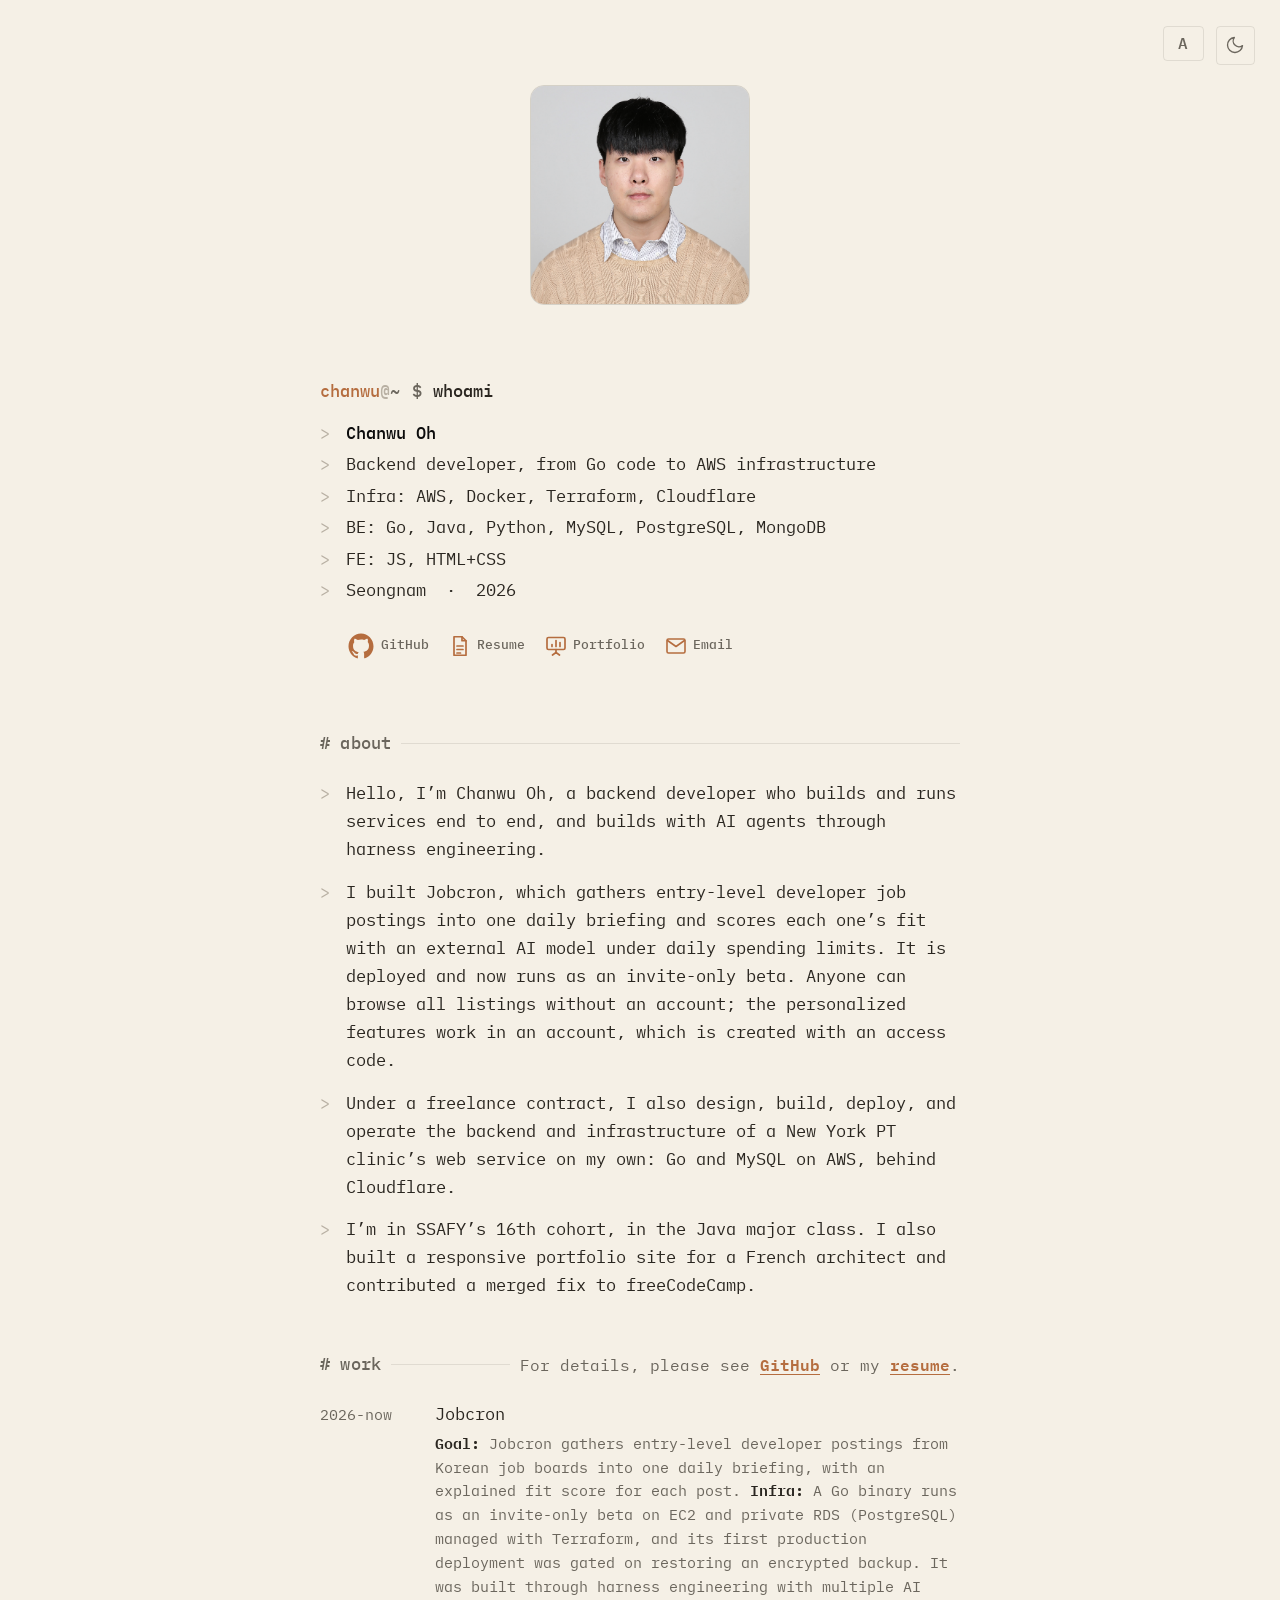
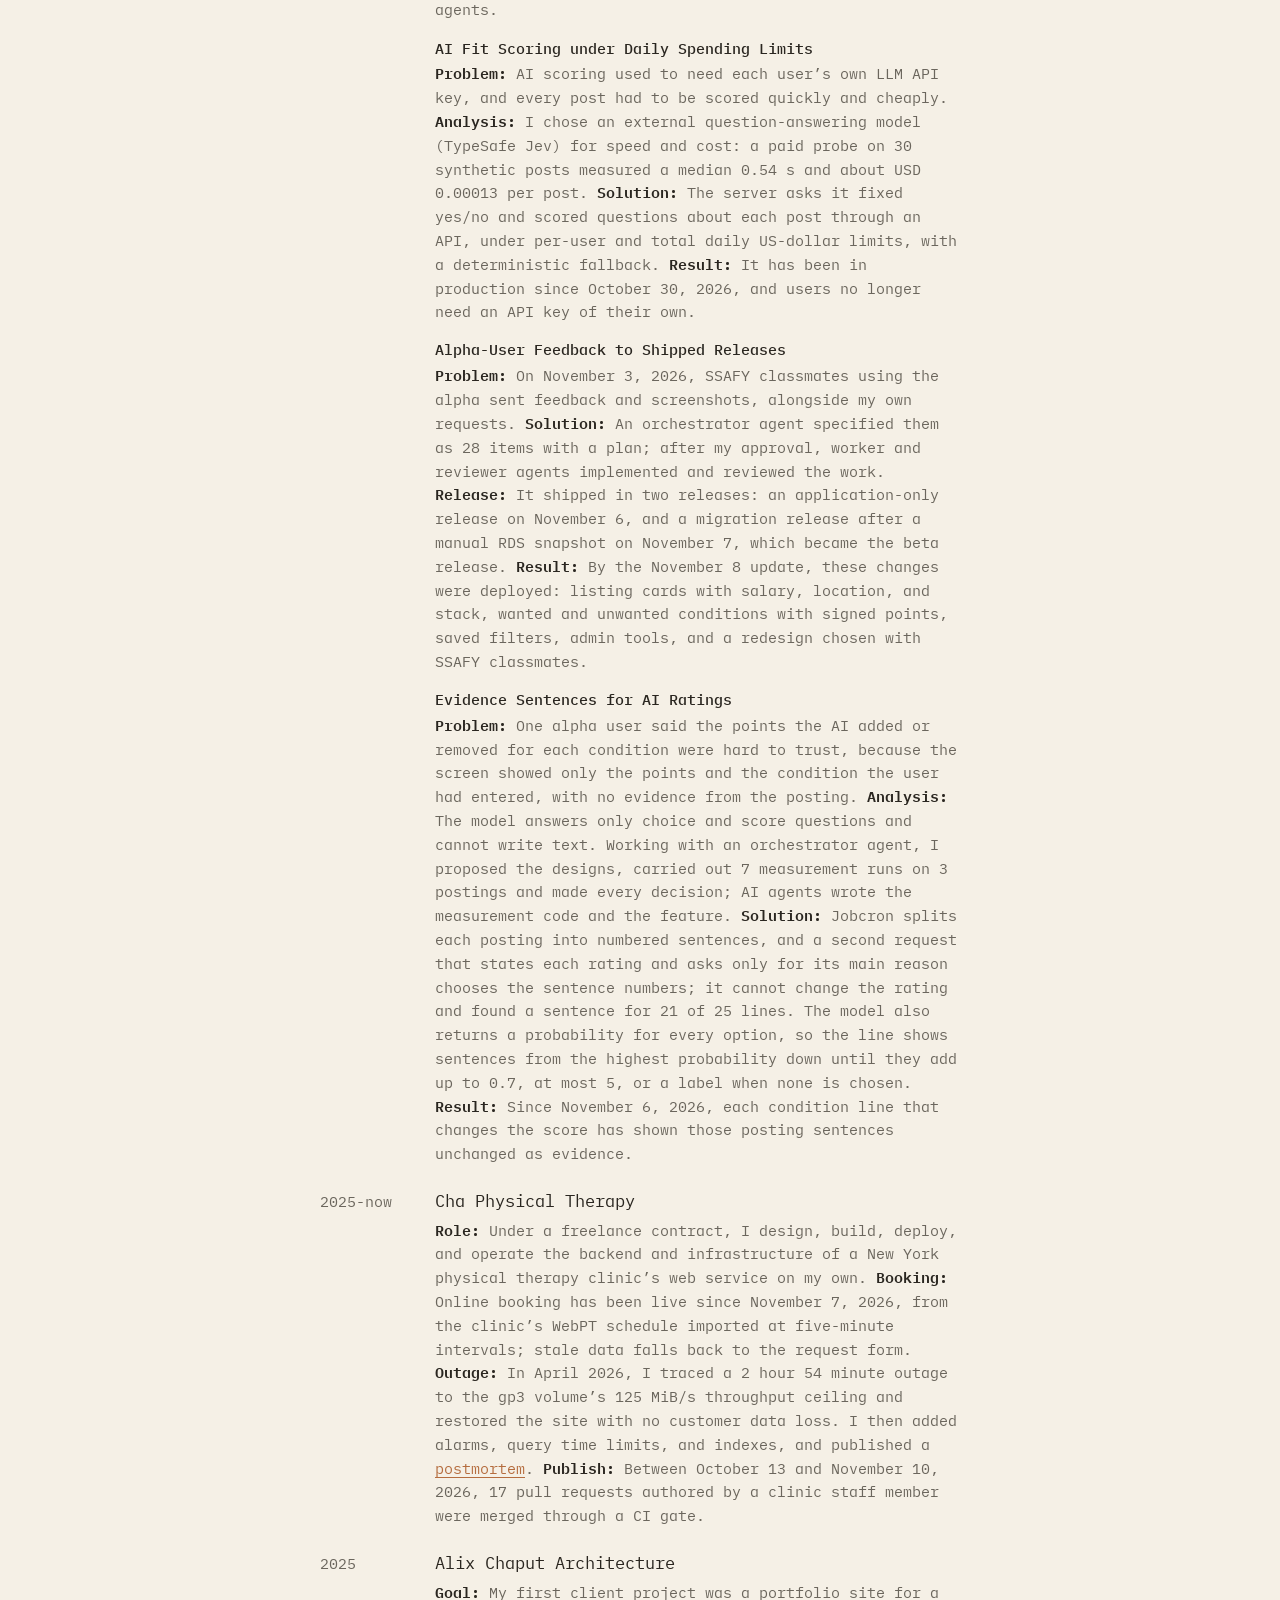
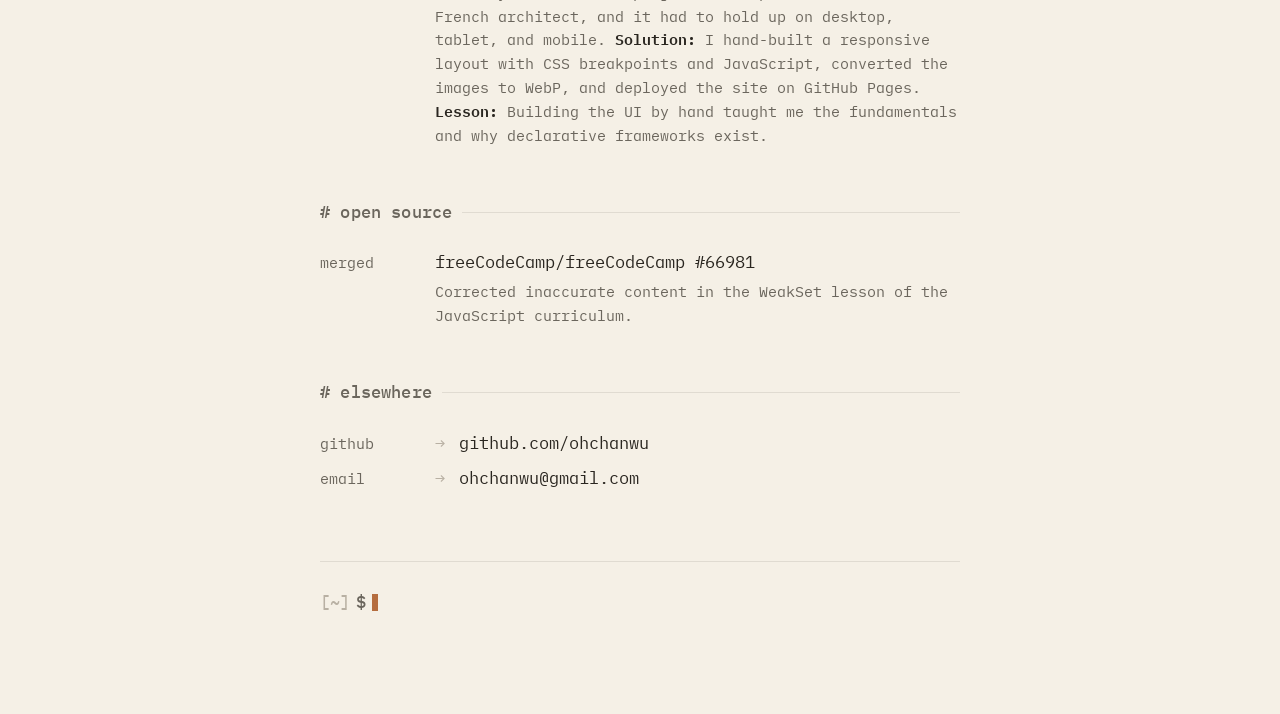
<file: static/index.html>
<!doctype html>
<html lang="en">
  <head>
    <meta charset="UTF-8" />
    <meta name="viewport" content="width=device-width, initial-scale=1.0" />
    <title
      data-i18n-en="Chanwu Oh — Backend developer, from Go code to AWS infrastructure"
      data-i18n-ko="오찬우 - Go 코드부터 AWS 인프라까지 다루는 BE 개발자"
    >
      Chanwu Oh — Backend developer, from Go code to AWS infrastructure
    </title>
    <meta
      name="description"
      data-i18n-en="Backend developer in Seongnam who builds and runs production web services and an AI job-matching tool."
      data-i18n-ko="성남에 거주하며 서비스 전체를 구축하고 운영하는 BE 개발자입니다."
      content="Backend developer in Seongnam who builds and runs production web services and an AI job-matching tool."
    />
    <meta name="color-scheme" content="light dark" />

    <link rel="icon" type="image/svg+xml" href="favicon.svg" />
    <link rel="icon" type="image/png" sizes="32x32" href="favicon.png" />
    <link rel="icon" href="favicon.ico" sizes="any" />

    <link rel="preconnect" href="https://fonts.googleapis.com" />
    <link rel="preconnect" href="https://fonts.gstatic.com" crossorigin />
    <link
      href="https://fonts.googleapis.com/css2?family=IBM+Plex+Mono:wght@300;400;500;600&display=swap"
      rel="stylesheet"
    />

    <script>
      (function () {
        const root = document.documentElement;

        try {
          const t = localStorage.getItem("theme");
          if (t === "light" || t === "dark") {
            root.setAttribute("data-theme", t);
          }
        } catch (e) {}

        let lang;
        try {
          const stored = localStorage.getItem("lang");
          if (stored === "en" || stored === "ko") {
            lang = stored;
          }
        } catch (e) {}
        if (!lang) {
          lang = (navigator.language || "").toLowerCase().startsWith("ko")
            ? "ko"
            : "en";
        }
        root.setAttribute("data-lang", lang);
        root.setAttribute("lang", lang);

        const title = document.querySelector("title");
        const desc = document.querySelector('meta[name="description"]');
        const titleKey = lang === "ko" ? "i18nKo" : "i18nEn";
        if (title && title.dataset[titleKey]) {
          title.textContent = title.dataset[titleKey];
        }
        if (desc && desc.dataset[titleKey]) {
          desc.setAttribute("content", desc.dataset[titleKey]);
        }
      })();
    </script>
    <link rel="stylesheet" href="style.css" />
  </head>
  <body>
    <button
      id="lang-toggle"
      class="lang-toggle"
      type="button"
      aria-label="언어를 한국어로 변경"
    >
      <span class="glyph-en">A</span>
      <span class="glyph-ko">한</span>
    </button>
    <button
      id="theme-toggle"
      class="theme-toggle"
      type="button"
      aria-label="Switch to light mode"
    >
      <svg
        class="icon-sun"
        aria-hidden="true"
        viewBox="0 0 24 24"
        width="20"
        height="20"
        fill="none"
        stroke="currentColor"
        stroke-width="1.6"
        stroke-linecap="round"
        stroke-linejoin="round"
      >
        <circle cx="12" cy="12" r="4" />
        <path
          d="M12 2v2M12 20v2M4.93 4.93l1.41 1.41M17.66 17.66l1.41 1.41M2 12h2M20 12h2M4.93 19.07l1.41-1.41M17.66 6.34l1.41-1.41"
        />
      </svg>
      <svg
        class="icon-moon"
        aria-hidden="true"
        viewBox="0 0 24 24"
        width="20"
        height="20"
        fill="none"
        stroke="currentColor"
        stroke-width="1.6"
        stroke-linecap="round"
        stroke-linejoin="round"
      >
        <path d="M21 12.79A9 9 0 1 1 11.21 3 7 7 0 0 0 21 12.79z" />
      </svg>
    </button>
    <main>
      <div class="avatar-frame media-frame">
        <img
          src="me.jpg"
          alt="Chanwu Oh"
          class="avatar content-media"
          width="120"
          height="120"
          decoding="async"
        />
      </div>

      <header class="prompt">
        <p class="cmd">
          <span class="user">chanwu</span><span class="dim">@</span
          ><span class="host">~</span> <span class="dollar">$</span> whoami
        </p>
        <div class="output">
          <p class="line">
            <span class="caret">&gt;</span>
            <span class="name" lang="en">Chanwu Oh</span
            ><span class="name" lang="ko">오찬우</span>
          </p>
          <p class="line" lang="en">
              <span class="caret">&gt;</span> Backend developer, from Go code to
              AWS infrastructure
            </p>
          <p class="line" lang="ko">
              <span class="caret">&gt;</span> Go 코드부터 AWS 인프라까지 다루는
              BE 개발자
            </p>
          <p class="line stack-line" lang="en">
            <span class="caret">&gt;</span> Infra: AWS, Docker, Terraform,
              Cloudflare
          </p>
          <p class="line stack-line" lang="en">
            <span class="caret">&gt;</span> BE: Go, Java, Python, MySQL, PostgreSQL, MongoDB
          </p>
          <p class="line stack-line" lang="en">
            <span class="caret">&gt;</span> FE: JS, HTML+CSS
          </p>
          <p class="line" lang="en">
            <span class="caret">&gt;</span> Seongnam &nbsp;&middot;&nbsp; 2026
          </p>
          <p class="line stack-line" lang="ko">
            <span class="caret">&gt;</span> 인프라: AWS, Docker, Terraform,
              Cloudflare
          </p>
          <p class="line stack-line" lang="ko">
            <span class="caret">&gt;</span> BE: Go, Java, Python, MySQL, PostgreSQL, MongoDB
          </p>
          <p class="line stack-line" lang="ko">
            <span class="caret">&gt;</span> FE: JS, HTML+CSS
          </p>
          <p class="line" lang="ko">
            <span class="caret">&gt;</span> 성남 &nbsp;&middot;&nbsp; 2026
          </p>
        </div>

        <nav class="quick-links" aria-label="Social and contact links">
          <a
            href="https://github.com/ohchanwu"
            class="icon-link icon-link-github"
            aria-label="GitHub"
          >
            <svg
              aria-hidden="true"
              viewBox="0 0 24 24"
              fill="currentColor"
              width="20"
              height="20"
            >
              <path
                d="M12 2C6.48 2 2 6.58 2 12.22c0 4.5 2.87 8.32 6.84 9.67.5.09.68-.22.68-.49 0-.24-.01-.87-.01-1.71-2.78.61-3.37-1.36-3.37-1.36-.46-1.18-1.11-1.49-1.11-1.49-.91-.63.07-.62.07-.62 1 .07 1.53 1.05 1.53 1.05.89 1.55 2.34 1.1 2.91.84.09-.66.35-1.1.63-1.36-2.22-.26-4.55-1.13-4.55-5.04 0-1.11.39-2.02 1.03-2.74-.1-.26-.45-1.3.1-2.71 0 0 .84-.27 2.75 1.04A9.39 9.39 0 0 1 12 6.84c.85.004 1.71.118 2.51.345 1.91-1.31 2.75-1.04 2.75-1.04.55 1.41.2 2.45.1 2.71.64.72 1.03 1.63 1.03 2.74 0 3.92-2.34 4.78-4.57 5.04.36.31.69.93.69 1.88 0 1.36-.01 2.46-.01 2.79 0 .27.18.59.69.49C19.13 20.54 22 16.72 22 12.22 22 6.58 17.52 2 12 2z"
              />
            </svg>
            <span class="icon-label">GitHub</span>
          </a>
          <a
            href="Chanwu_Oh_Resume_Jobcron.pdf"
            class="icon-link"
            aria-label="Resume PDF"
            lang="en"
            target="_blank"
            rel="noopener"
          >
            <svg
              aria-hidden="true"
              viewBox="0 0 24 24"
              fill="none"
              stroke="currentColor"
              stroke-width="1.7"
              stroke-linecap="round"
              stroke-linejoin="round"
              width="20"
              height="20"
            >
              <path d="M6 2.75h8l4 4v14.5H6z" />
              <path d="M14 2.75v4h4" />
              <path d="M9 12h6" />
              <path d="M9 15.5h6" />
              <path d="M9 19h3.5" />
            </svg>
            <span class="icon-label">Resume</span>
          </a>
          <a
            href="오찬우_이력서_Jobcron.pdf"
            class="icon-link"
            aria-label="이력서 PDF"
            lang="ko"
            target="_blank"
            rel="noopener"
          >
            <svg
              aria-hidden="true"
              viewBox="0 0 24 24"
              fill="none"
              stroke="currentColor"
              stroke-width="1.7"
              stroke-linecap="round"
              stroke-linejoin="round"
              width="20"
              height="20"
            >
              <path d="M6 2.75h8l4 4v14.5H6z" />
              <path d="M14 2.75v4h4" />
              <path d="M9 12h6" />
              <path d="M9 15.5h6" />
              <path d="M9 19h3.5" />
            </svg>
            <span class="icon-label">이력서</span>
          </a>
          <a
            href="오찬우_포트폴리오.pdf"
            class="icon-link"
            aria-label="Portfolio PDF (Korean)"
            target="_blank"
            rel="noopener"
          >
            <svg
              aria-hidden="true"
              viewBox="0 0 24 24"
              fill="none"
              stroke="currentColor"
              stroke-width="1.7"
              stroke-linecap="round"
              stroke-linejoin="round"
              width="20"
              height="20"
            >
              <rect x="3" y="3.5" width="18" height="12" rx="1.5" />
              <path d="M8 12.5v-2" />
              <path d="M12 12.5v-6" />
              <path d="M16 12.5v-4" />
              <path d="M12 15.5v3" />
              <path d="M8.5 21l3.5-2.5 3.5 2.5" />
            </svg>
            <span class="icon-label" lang="en">Portfolio</span>
            <span class="icon-label" lang="ko">포트폴리오</span>
          </a>
          <a href="mailto:ohchanwu@gmail.com" class="icon-link" aria-label="Email">
            <svg
              aria-hidden="true"
              viewBox="0 0 24 24"
              fill="none"
              stroke="currentColor"
              stroke-width="1.6"
              stroke-linecap="round"
              stroke-linejoin="round"
              width="20"
              height="20"
            >
              <rect x="3" y="5" width="18" height="14" rx="1.5" />
              <path d="M3.5 6.5l8.5 6 8.5-6" />
            </svg>
            <span class="icon-label" lang="en">Email</span>
            <span class="icon-label" lang="ko">이메일</span>
          </a>
        </nav>
      </header>

      <section class="section">
        <h2 class="section-title">
          <span lang="en"># about</span><span lang="ko"># 소개</span>
          <span class="rule" aria-hidden="true"></span>
        </h2>
        <div class="bio">
          <p lang="en">
            <span class="caret">&gt;</span> Hello, I&rsquo;m Chanwu Oh, a backend
            developer who builds and runs services end to end, and builds with AI
            agents through harness engineering.
          </p>
          <p lang="ko">
            <span class="caret">&gt;</span> 안녕하세요, 서비스 전체를 구축하고
            운영하며 AI 에이전트를 활용한 하네스 엔지니어링으로 개발하는 BE 개발자
            오찬우입니다.
          </p>
          <p lang="en">
            <span class="caret">&gt;</span> I built Jobcron, which gathers
            entry-level developer job postings into one daily briefing and scores
            each one&rsquo;s fit with an external AI model under daily spending
            limits. It is deployed and now runs as an invite-only beta. Anyone
            can browse all listings without an account; the personalized
            features work in an account, which is created with an access code.
          </p>
          <p lang="ko">
            <span class="caret">&gt;</span> 신입 개발자 채용 공고를 매일 하나의
            브리핑으로 모으고, 일일 비용 한도 안에서 외부 AI 모델로 공고마다
            적합도를 매기는 Jobcron을 개발해 배포했고, 현재 초대 전용 베타로
            운영하고 있습니다. 계정 없이도 누구나 전체 공고를 볼 수 있고, 맞춤
            기능은 초대 코드로 만든 계정에서 씁니다.
          </p>
          <p lang="en">
            <span class="caret">&gt;</span> Under a freelance contract, I also
            design, build, deploy, and operate the backend and infrastructure of
            a New York PT clinic&rsquo;s web service on my own: Go and MySQL on
            AWS, behind Cloudflare.
          </p>
          <p lang="ko">
            <span class="caret">&gt;</span> 또한 뉴욕 물리치료 클리닉과 프리랜서
            계약을 맺고, Cloudflare 뒤 AWS에서 동작하는 Go와 MySQL 기반 웹 서비스의
            백엔드와 인프라를 단독으로 설계, 구축, 배포, 운영하고 있습니다.
          </p>
          <p lang="en">
            <span class="caret">&gt;</span> I&rsquo;m in SSAFY&rsquo;s 16th cohort,
            in the Java major class. I also built a responsive portfolio site for a
            French architect and contributed a merged fix to freeCodeCamp.
          </p>
          <p lang="ko">
            <span class="caret">&gt;</span> 현재 SSAFY 16기 자바 전공반에서
            교육받고 있습니다. 프랑스 건축가의 반응형 포트폴리오 사이트를
            개발했고, freeCodeCamp 오픈소스 프로젝트에 PR을 병합한 경험도
            있습니다.
          </p>
        </div>
      </section>

      <section class="section">
        <h2 class="section-title section-title-with-note">
          <span lang="en"># work</span><span lang="ko"># 경력</span>
          <span class="rule" aria-hidden="true"></span>
          <span class="section-note" lang="en"
            >For details, please see
            <a href="https://github.com/ohchanwu">GitHub</a> or my
            <a href="Chanwu_Oh_Resume_Jobcron.pdf" target="_blank" rel="noopener">resume</a
            >.</span
          >
          <span class="section-note" lang="ko"
            >자세한 사항은
            <a href="https://github.com/ohchanwu">GitHub</a> 또는
            <a href="오찬우_이력서_Jobcron.pdf" target="_blank" rel="noopener">이력서</a>
            참고 부탁드립니다</span
          >
        </h2>
        <ul class="list">
          <li class="item">
            <span class="key">2026-now</span>
            <div class="entry">
              <a href="https://jobcron.app" class="entry-title">Jobcron</a>
              <p class="entry-desc" lang="en">
                <strong class="entry-label">Goal:</strong> Jobcron gathers
                entry-level developer postings from Korean job boards into one
                daily briefing, with an explained fit score for each post.
                <strong class="entry-label">Infra:</strong> A Go binary runs as
                an invite-only beta on EC2 and private RDS (PostgreSQL) managed
                with Terraform, and its first production deployment was gated on
                restoring an encrypted backup. It was built through harness
                engineering with multiple AI agents.
              </p>
              <p class="entry-desc" lang="ko">
                <strong class="entry-label">목적:</strong> 국내 채용 포털에 흩어진
                신입 공고를 매일 하나의 브리핑으로 모으고, 공고마다 근거가 설명된
                적합도 점수를 제공합니다.
                <strong class="entry-label">구조:</strong> Go 바이너리를
                Terraform으로 관리하는 EC2와 프라이빗 RDS(PostgreSQL)에 배포해
                초대 전용 베타로 운영하며, 첫 운영 배포는 암호화 백업 복원에
                성공한 뒤 승인했습니다. 여러 AI 에이전트를 활용한 하네스
                엔지니어링으로 개발했습니다.
              </p>
              <h3 class="entry-block-title" lang="en">
                AI Fit Scoring under Daily Spending Limits
              </h3>
              <h3 class="entry-block-title" lang="ko">
                일일 비용 한도 안에서 동작하는 AI 적합도 평가
              </h3>
              <p class="entry-desc" lang="en">
                <strong class="entry-label">Problem:</strong> AI scoring used to
                need each user&rsquo;s own LLM API key, and every post had to be
                scored quickly and cheaply.
                <strong class="entry-label">Analysis:</strong> I chose an
                external question-answering model (TypeSafe Jev) for speed and
                cost: a paid probe on 30 synthetic posts measured a median
                0.54&nbsp;s and about USD 0.00013 per post.
                <strong class="entry-label">Solution:</strong> The server asks it
                fixed yes/no and scored questions about each post through an API,
                under per-user and total daily US-dollar limits, with a
                deterministic fallback.
                <strong class="entry-label">Result:</strong> It has been in
                production since October 30, 2026, and users no longer need an
                API key of their own.
              </p>
              <p class="entry-desc" lang="ko">
                <strong class="entry-label">문제:</strong> 예전에는 사용자가 직접
                LLM API 키를 넣어야 AI 평가를 받을 수 있었고, 모든 공고를 빠르고
                저렴하게 평가해야 했습니다.
                <strong class="entry-label">분석:</strong> 속도와 비용을 기준으로
                외부 질의응답 모델(TypeSafe Jev)을 골랐고, 합성 공고 30개로 유료
                측정한 결과 공고당 중앙값 0.54초, 약 USD 0.00013이 나왔습니다.
                <strong class="entry-label">해결:</strong> 서버가 API로 공고마다
                정해진 예/아니요 질문과 점수 질문을 보내고, 사용자별, 전체 일일
                USD 한도 안에서 운영하며 결정론적 폴백을 제공합니다.
                <strong class="entry-label">결과:</strong> 2026년 10월 30일부터
                운영 중이며, 사용자는 자신의 API 키 없이 평가를 받습니다.
              </p>
              <h3 class="entry-block-title" lang="en">
                Alpha-User Feedback to Shipped Releases
              </h3>
              <h3 class="entry-block-title" lang="ko">
                알파 사용자 피드백을 릴리스로 반영
              </h3>
              <p class="entry-desc" lang="en">
                <strong class="entry-label">Problem:</strong> On November 3,
                2026, SSAFY classmates using the alpha sent feedback and
                screenshots, alongside my own requests.
                <strong class="entry-label">Solution:</strong> An orchestrator
                agent specified them as 28 items with a plan; after my approval,
                worker and reviewer agents implemented and reviewed the work.
                <strong class="entry-label">Release:</strong> It shipped in two
                releases: an application-only release on November 6, and a
                migration release after a manual RDS snapshot on November 7,
                which became the beta release.
                <strong class="entry-label">Result:</strong> By the November 8
                update, these changes were deployed: listing cards with salary,
                location, and stack, wanted and unwanted conditions with signed
                points, saved filters, admin tools, and a redesign chosen with
                SSAFY classmates.
              </p>
              <p class="entry-desc" lang="ko">
                <strong class="entry-label">문제:</strong> 2026년 11월 3일, 알파를
                쓰던 SSAFY 동기들이 보낸 피드백과 스크린샷, 그리고 제 요청을
                반영해야 했습니다.
                <strong class="entry-label">해결:</strong> 오케스트레이터
                에이전트가 피드백을 28개 항목의 스펙과 계획으로 정리했고, 제가
                승인한 뒤 작업자 에이전트와 리뷰어 에이전트가 구현하고
                검토했습니다.
                <strong class="entry-label">배포:</strong> 애플리케이션만 바꾸는
                릴리스(11월 6일)와 수동 RDS 스냅샷 뒤의 마이그레이션 릴리스(11월
                7일)로 나눠 반영했고, 11월 7일 릴리스가 베타 릴리스가
                되었습니다.
                <strong class="entry-label">결과:</strong> 11월 8일 업데이트까지
                연봉, 위치, 기술스택을 보여 주는 공고 카드, 점수가 붙은 선호
                조건과 비선호 조건, 저장 필터, 관리자 도구, SSAFY 동기들과 함께
                고른 새 디자인을 배포했습니다.
              </p>
              <h3 class="entry-block-title" lang="en">
                Evidence Sentences for AI Ratings
              </h3>
              <h3 class="entry-block-title" lang="ko">AI 점수의 근거 문장</h3>
              <p class="entry-desc" lang="en">
                <strong class="entry-label">Problem:</strong> One alpha user said
                the points the AI added or removed for each condition were hard
                to trust, because the screen showed only the points and the
                condition the user had entered, with no evidence from the
                posting.
                <strong class="entry-label">Analysis:</strong> The model answers
                only choice and score questions and cannot write text. Working
                with an orchestrator agent, I proposed the designs, carried out 7
                measurement runs on 3 postings and made every decision; AI agents
                wrote the measurement code and the feature.
                <strong class="entry-label">Solution:</strong> Jobcron splits
                each posting into numbered sentences, and a second request that
                states each rating and asks only for its main reason chooses the
                sentence numbers; it cannot change the rating and found a
                sentence for 21 of 25 lines. The model also returns a probability
                for every option, so the line shows sentences from the highest
                probability down until they add up to 0.7, at most 5, or a label
                when none is chosen.
                <strong class="entry-label">Result:</strong> Since November 6,
                2026, each condition line that changes the score has shown those
                posting sentences unchanged as evidence.
              </p>
              <p class="entry-desc" lang="ko">
                <strong class="entry-label">문제:</strong> 알파 사용자 한 명은
                화면에 점수와 사용자가 입력한 조건만 있고 공고에서 나온 근거가
                없어, 조건마다 AI가 더하거나 뺀 점수를 믿기 어렵다고 했습니다.
                <strong class="entry-label">분석:</strong> 모델은 선택 질문과
                점수 질문에만 답하고 텍스트를 쓸 수 없습니다. 오케스트레이터
                에이전트와 함께 제가 설계를 제안하고 공고 3건으로 7차례 측정해
                모든 결정을 내렸으며, 측정 코드와 기능은 AI 에이전트가
                작성했습니다.
                <strong class="entry-label">해결:</strong> 공고를 문장으로 나눠
                번호를 붙이고 평가를 알려 준 뒤 주된 근거만 묻는 두 번째 요청으로
                문장 번호를 고르게 했으며, 평가를 바꿀 수 없는 이 요청은 25줄 중
                21줄에서 문장을 찾았습니다. 모델이 선택지마다 확률도 함께
                돌려주므로, 확률이 높은 문장부터 합이 0.7이 될 때까지 최대 5개를,
                고른 문장이 없으면 안내 문구를 보여 줍니다.
                <strong class="entry-label">결과:</strong> 2026년 11월 6일부터
                점수를 바꾸는 조건 줄마다 고른 공고 문장을 원문 그대로 근거로
                보여 줍니다.
              </p>
            </div>
          </li>
          <li class="item">
            <span class="key">2025-now</span>
            <div class="entry">
              <a href="https://www.chaphysicaltherapy.com/" class="entry-title"
                >Cha Physical Therapy</a
              >
              <p class="entry-desc" lang="en">
                <strong class="entry-label">Role:</strong> Under a freelance
                contract, I design, build, deploy, and operate the backend and
                infrastructure of a New York physical therapy clinic&rsquo;s web
                service on my own.
                <strong class="entry-label">Booking:</strong> Online booking has
                been live since November 7, 2026, from the clinic&rsquo;s WebPT
                schedule imported at five-minute intervals; stale data falls back
                to the request form.
                <strong class="entry-label">Outage:</strong> In April 2026, I
                traced a 2 hour 54 minute outage to the gp3 volume&rsquo;s
                125&nbsp;MiB/s throughput ceiling and restored the site with no
                customer data loss. I then added alarms, query time limits, and
                indexes, and published a
                <a
                  href="https://github.com/ohchanwu/cha-pt-postmortems/blob/main/2026-04-17/2026-04-17.md"
                  >postmortem</a
                >.
                <strong class="entry-label">Publish:</strong> Between October 13
                and November 10, 2026, 17 pull requests authored by a clinic
                staff member were merged through a CI gate.
              </p>
              <p class="entry-desc" lang="ko">
                <strong class="entry-label">운영:</strong> 뉴욕 물리치료 클리닉과
                프리랜서 계약을 맺고, 웹 서비스의 백엔드와 인프라를 단독으로
                설계, 구축, 배포, 운영하고 있습니다.
                <strong class="entry-label">예약:</strong> 2026년 11월 7일부터
                클리닉의 WebPT 일정을 5분 간격으로 가져와 온라인 예약을 운영하며,
                데이터가 오래되면 예약 요청 폼으로 전환합니다.
                <strong class="entry-label">장애:</strong> 2026년 4월, 2시간 54분
                장애의 원인을 gp3 볼륨의 처리량 한도(125MiB/s)로 찾아 고객 데이터
                손실 없이 복구했습니다. 이후 알람과 쿼리 실행 시간 제한, 인덱스를
                추가하고
                <a
                  href="https://github.com/ohchanwu/cha-pt-postmortems/blob/main/2026-04-17/2026-04-17.ko.md"
                  >사후 보고서</a
                >로 공개했습니다.
                <strong class="entry-label">배포:</strong> 2026년 10월 13일부터
                11월 10일까지 클리닉 직원이 작성한 PR 17건이 CI 게이트를 거쳐
                병합되었습니다.
              </p>
            </div>
          </li>
          <li class="item">
            <span class="key">2025</span>
            <div class="entry">
              <a
                href="https://ohchanwu.github.io/alix-chaput-architecture/"
                class="entry-title"
                >Alix Chaput Architecture</a
              >
              <p class="entry-desc" lang="en">
                <strong class="entry-label">Goal:</strong> My first client
                project was a portfolio site for a French architect, and it had
                to hold up on desktop, tablet, and mobile.
                <strong class="entry-label">Solution:</strong> I hand-built a
                responsive layout with CSS breakpoints and JavaScript, converted
                the images to WebP, and deployed the site on GitHub Pages.
                <strong class="entry-label">Lesson:</strong> Building the UI by
                hand taught me the fundamentals and why declarative frameworks
                exist.
              </p>
              <p class="entry-desc" lang="ko">
                <strong class="entry-label">목적:</strong> 첫 클라이언트
                프로젝트로 프랑스 건축가의 포트폴리오 사이트를 만들었고, 이
                사이트는 데스크톱, 태블릿, 모바일에서 일관되게 보여야 했습니다.
                <strong class="entry-label">해결:</strong> CSS breakpoint와
                JavaScript로 반응형 레이아웃을 직접 구현하고, 이미지를 WebP로
                변환해 GitHub Pages에 배포했습니다.
                <strong class="entry-label">교훈:</strong> UI를 직접 만들며
                기본기를 다졌고, 선언형 프레임워크가 왜 필요한지 체감했습니다.
              </p>
            </div>
          </li>
        </ul>
      </section>

      <section class="section">
        <h2 class="section-title">
          <span lang="en"># open source</span><span lang="ko"># 오픈소스</span>
          <span class="rule" aria-hidden="true"></span>
        </h2>
        <ul class="list">
          <li class="item">
            <span class="key">merged</span>
            <div class="entry">
              <a
                href="https://github.com/freeCodeCamp/freeCodeCamp/pull/66981"
                class="entry-title"
                >freeCodeCamp/freeCodeCamp #66981</a
              >
              <p class="entry-desc" lang="en">
                Corrected inaccurate content in the WeakSet lesson of the
                JavaScript curriculum.
              </p>
              <p class="entry-desc" lang="ko">
                JavaScript 커리큘럼의 WeakSet 레슨에서 잘못된 설명을
                바로잡았습니다.
              </p>
            </div>
          </li>
        </ul>
      </section>

      <section class="section">
        <h2 class="section-title">
          <span lang="en"># elsewhere</span><span lang="ko"># 그 외</span>
          <span class="rule" aria-hidden="true"></span>
        </h2>
        <ul class="list compact">
          <li class="item">
            <span class="key">github</span>
            <div class="entry">
              <a href="https://github.com/ohchanwu" class="entry-title"
                ><span class="arrow">&rarr;</span> github.com/ohchanwu</a
              >
            </div>
          </li>
          <li class="item">
            <span class="key">email</span>
            <div class="entry">
              <a href="mailto:ohchanwu@gmail.com" class="entry-title"
                ><span class="arrow">&rarr;</span> ohchanwu@gmail.com</a
              >
            </div>
          </li>
        </ul>
      </section>

      <footer>
        <p class="exit">
          <span class="dim">[~]</span> <span class="dollar">$</span>
          <span class="cursor" aria-hidden="true"></span>
        </p>
      </footer>
    </main>

    <script src="script.js"></script>
  </body>
</html>
</file>
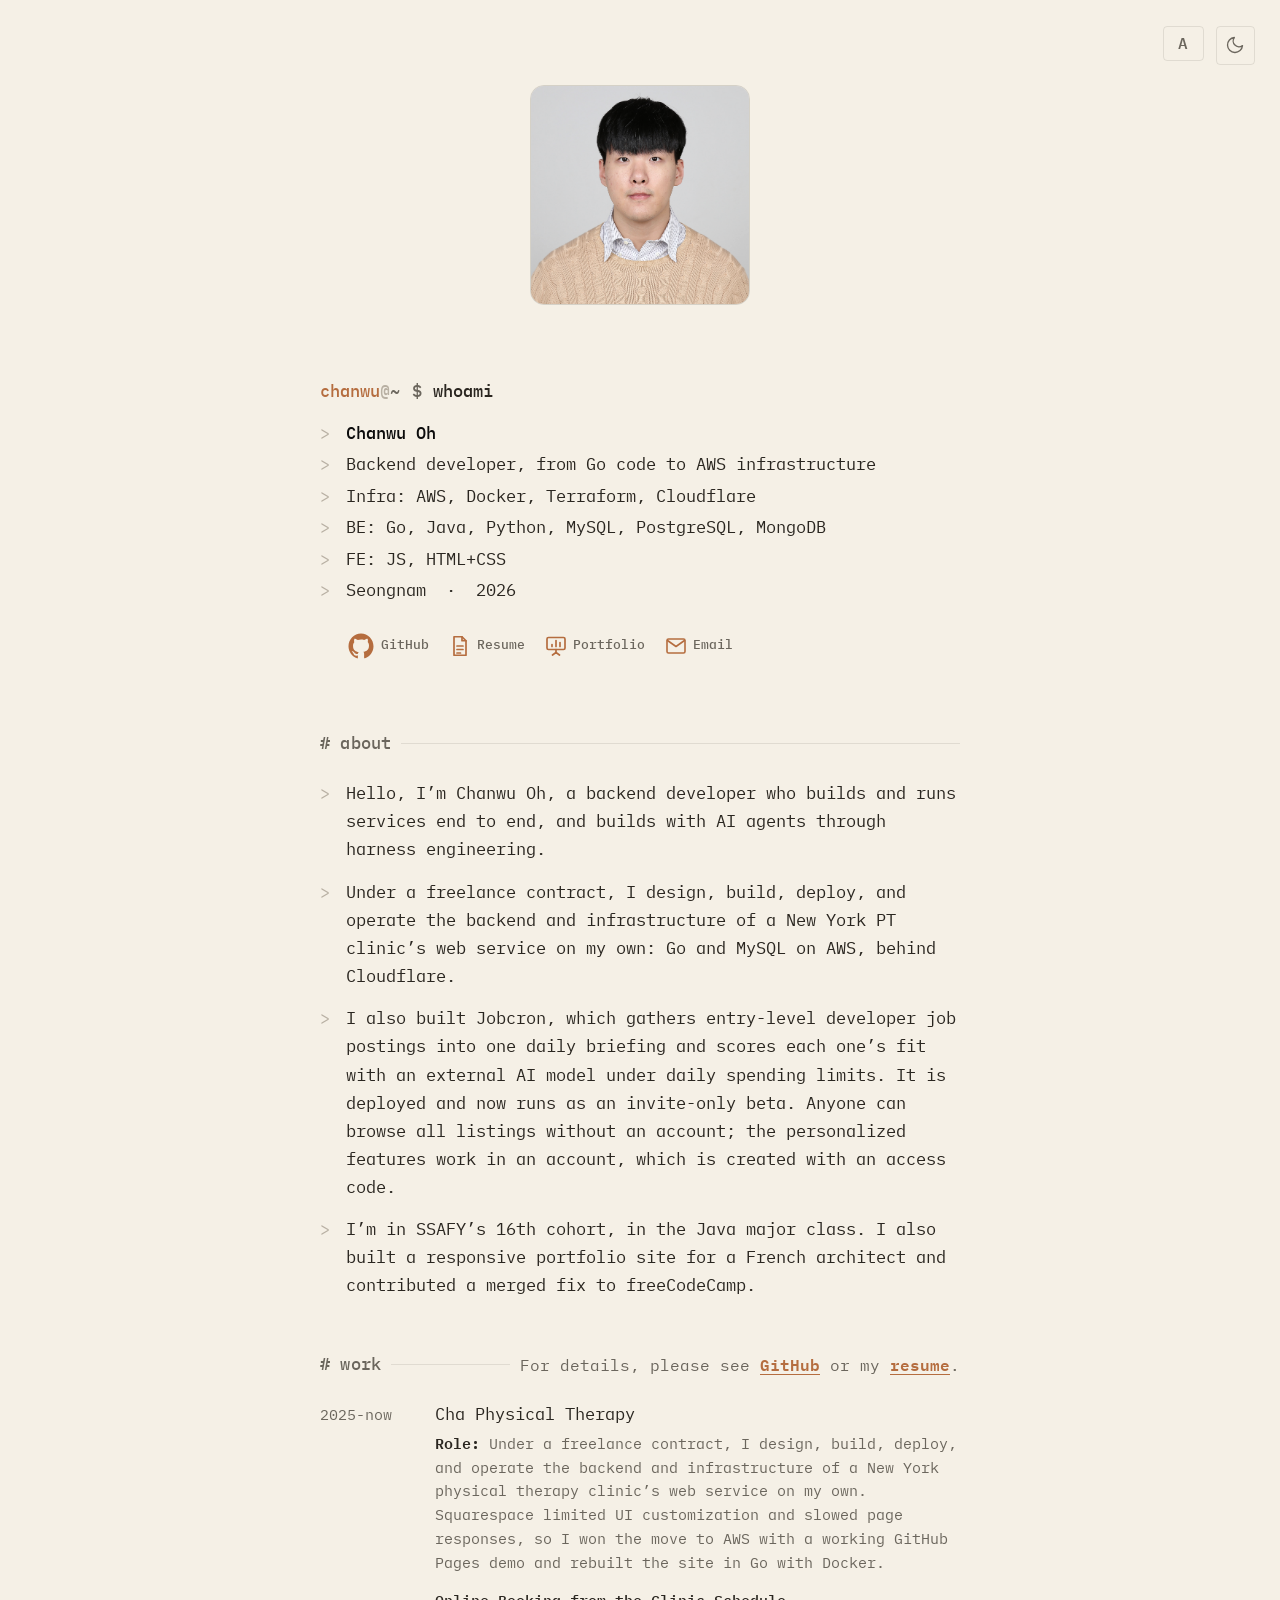
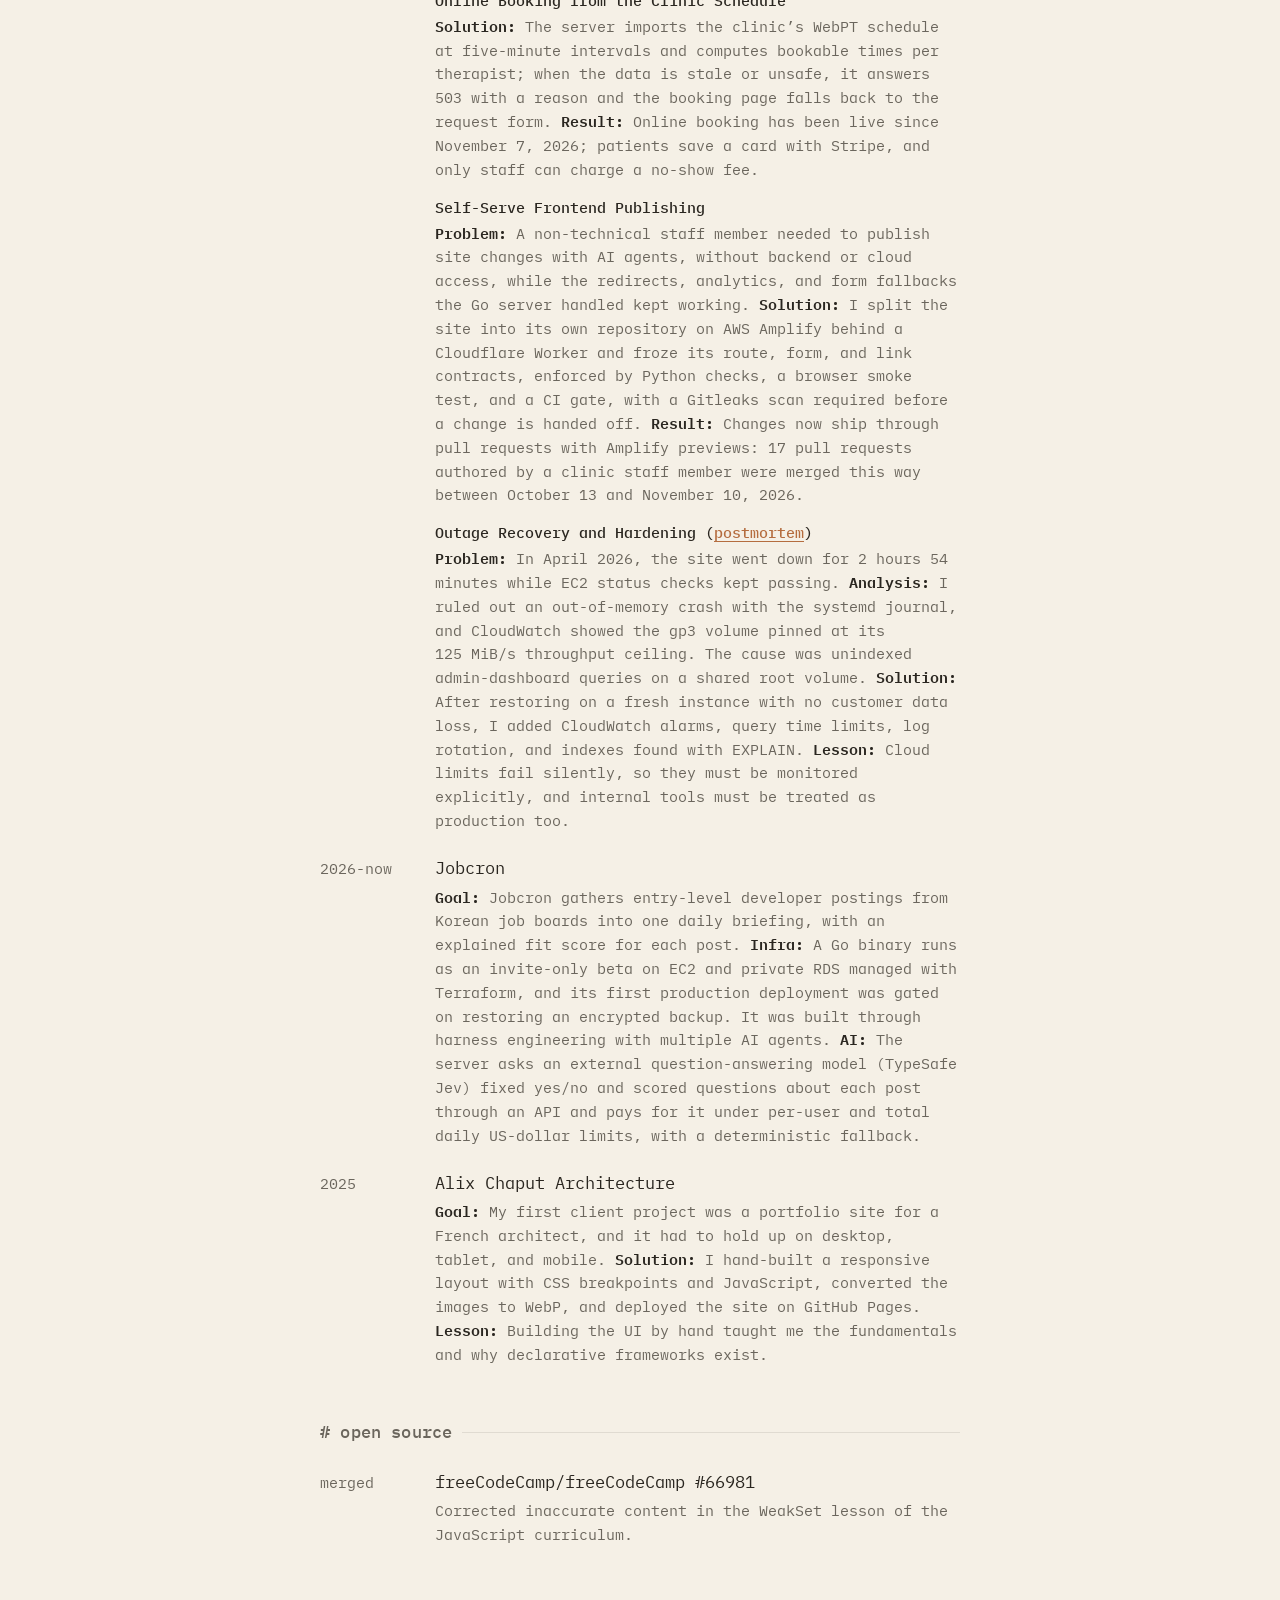
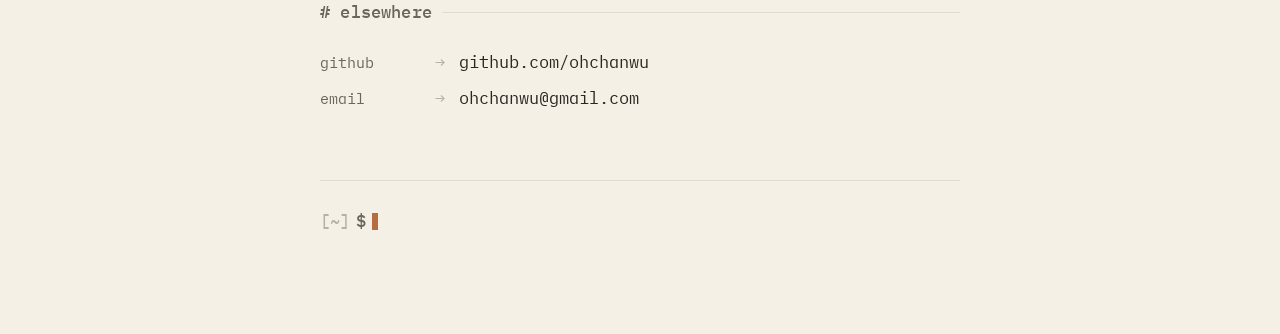
<file: static/cha/index.html>
<!doctype html>
<html lang="en">
  <head>
    <meta charset="UTF-8" />
    <meta name="viewport" content="width=device-width, initial-scale=1.0" />
    <title
      data-i18n-en="Chanwu Oh — Backend developer, from Go code to AWS infrastructure"
      data-i18n-ko="오찬우 - Go 코드부터 AWS 인프라까지 다루는 BE 개발자"
    >
      Chanwu Oh — Backend developer, from Go code to AWS infrastructure
    </title>
    <meta
      name="description"
      data-i18n-en="Backend developer in Seongnam who builds and runs production web services and an AI job-matching tool."
      data-i18n-ko="성남에 거주하며 서비스 전체를 구축하고 운영하는 BE 개발자입니다."
      content="Backend developer in Seongnam who builds and runs production web services and an AI job-matching tool."
    />
    <meta name="color-scheme" content="light dark" />

    <link rel="icon" type="image/svg+xml" href="../favicon.svg" />
    <link rel="icon" type="image/png" sizes="32x32" href="../favicon.png" />
    <link rel="icon" href="../favicon.ico" sizes="any" />

    <link rel="preconnect" href="https://fonts.googleapis.com" />
    <link rel="preconnect" href="https://fonts.gstatic.com" crossorigin />
    <link
      href="https://fonts.googleapis.com/css2?family=IBM+Plex+Mono:wght@300;400;500;600&display=swap"
      rel="stylesheet"
    />

    <script>
      (function () {
        const root = document.documentElement;

        try {
          const t = localStorage.getItem("theme");
          if (t === "light" || t === "dark") {
            root.setAttribute("data-theme", t);
          }
        } catch (e) {}

        let lang;
        try {
          const stored = localStorage.getItem("lang");
          if (stored === "en" || stored === "ko") {
            lang = stored;
          }
        } catch (e) {}
        if (!lang) {
          lang = (navigator.language || "").toLowerCase().startsWith("ko")
            ? "ko"
            : "en";
        }
        root.setAttribute("data-lang", lang);
        root.setAttribute("lang", lang);

        const title = document.querySelector("title");
        const desc = document.querySelector('meta[name="description"]');
        const titleKey = lang === "ko" ? "i18nKo" : "i18nEn";
        if (title && title.dataset[titleKey]) {
          title.textContent = title.dataset[titleKey];
        }
        if (desc && desc.dataset[titleKey]) {
          desc.setAttribute("content", desc.dataset[titleKey]);
        }
      })();
    </script>
    <link rel="stylesheet" href="../style.css" />
  </head>
  <body>
    <button
      id="lang-toggle"
      class="lang-toggle"
      type="button"
      aria-label="언어를 한국어로 변경"
    >
      <span class="glyph-en">A</span>
      <span class="glyph-ko">한</span>
    </button>
    <button
      id="theme-toggle"
      class="theme-toggle"
      type="button"
      aria-label="Switch to light mode"
    >
      <svg
        class="icon-sun"
        aria-hidden="true"
        viewBox="0 0 24 24"
        width="20"
        height="20"
        fill="none"
        stroke="currentColor"
        stroke-width="1.6"
        stroke-linecap="round"
        stroke-linejoin="round"
      >
        <circle cx="12" cy="12" r="4" />
        <path
          d="M12 2v2M12 20v2M4.93 4.93l1.41 1.41M17.66 17.66l1.41 1.41M2 12h2M20 12h2M4.93 19.07l1.41-1.41M17.66 6.34l1.41-1.41"
        />
      </svg>
      <svg
        class="icon-moon"
        aria-hidden="true"
        viewBox="0 0 24 24"
        width="20"
        height="20"
        fill="none"
        stroke="currentColor"
        stroke-width="1.6"
        stroke-linecap="round"
        stroke-linejoin="round"
      >
        <path d="M21 12.79A9 9 0 1 1 11.21 3 7 7 0 0 0 21 12.79z" />
      </svg>
    </button>
    <main>
      <div class="avatar-frame media-frame">
        <img
          src="../me.jpg"
          alt="Chanwu Oh"
          class="avatar content-media"
          width="120"
          height="120"
          decoding="async"
        />
      </div>

      <header class="prompt">
        <p class="cmd">
          <span class="user">chanwu</span><span class="dim">@</span
          ><span class="host">~</span> <span class="dollar">$</span> whoami
        </p>
        <div class="output">
          <p class="line">
            <span class="caret">&gt;</span>
            <span class="name" lang="en">Chanwu Oh</span
            ><span class="name" lang="ko">오찬우</span>
          </p>
          <p class="line" lang="en">
              <span class="caret">&gt;</span> Backend developer, from Go code to
              AWS infrastructure
            </p>
          <p class="line" lang="ko">
              <span class="caret">&gt;</span> Go 코드부터 AWS 인프라까지 다루는
              BE 개발자
            </p>
          <p class="line stack-line" lang="en">
            <span class="caret">&gt;</span> Infra: AWS, Docker, Terraform,
              Cloudflare
          </p>
          <p class="line stack-line" lang="en">
            <span class="caret">&gt;</span> BE: Go, Java, Python, MySQL, PostgreSQL, MongoDB
          </p>
          <p class="line stack-line" lang="en">
            <span class="caret">&gt;</span> FE: JS, HTML+CSS
          </p>
          <p class="line" lang="en">
            <span class="caret">&gt;</span> Seongnam &nbsp;&middot;&nbsp; 2026
          </p>
          <p class="line stack-line" lang="ko">
            <span class="caret">&gt;</span> 인프라: AWS, Docker, Terraform,
              Cloudflare
          </p>
          <p class="line stack-line" lang="ko">
            <span class="caret">&gt;</span> BE: Go, Java, Python, MySQL, PostgreSQL, MongoDB
          </p>
          <p class="line stack-line" lang="ko">
            <span class="caret">&gt;</span> FE: JS, HTML+CSS
          </p>
          <p class="line" lang="ko">
            <span class="caret">&gt;</span> 성남 &nbsp;&middot;&nbsp; 2026
          </p>
        </div>

        <nav class="quick-links" aria-label="Social and contact links">
          <a
            href="https://github.com/ohchanwu"
            class="icon-link icon-link-github"
            aria-label="GitHub"
          >
            <svg
              aria-hidden="true"
              viewBox="0 0 24 24"
              fill="currentColor"
              width="20"
              height="20"
            >
              <path
                d="M12 2C6.48 2 2 6.58 2 12.22c0 4.5 2.87 8.32 6.84 9.67.5.09.68-.22.68-.49 0-.24-.01-.87-.01-1.71-2.78.61-3.37-1.36-3.37-1.36-.46-1.18-1.11-1.49-1.11-1.49-.91-.63.07-.62.07-.62 1 .07 1.53 1.05 1.53 1.05.89 1.55 2.34 1.1 2.91.84.09-.66.35-1.1.63-1.36-2.22-.26-4.55-1.13-4.55-5.04 0-1.11.39-2.02 1.03-2.74-.1-.26-.45-1.3.1-2.71 0 0 .84-.27 2.75 1.04A9.39 9.39 0 0 1 12 6.84c.85.004 1.71.118 2.51.345 1.91-1.31 2.75-1.04 2.75-1.04.55 1.41.2 2.45.1 2.71.64.72 1.03 1.63 1.03 2.74 0 3.92-2.34 4.78-4.57 5.04.36.31.69.93.69 1.88 0 1.36-.01 2.46-.01 2.79 0 .27.18.59.69.49C19.13 20.54 22 16.72 22 12.22 22 6.58 17.52 2 12 2z"
              />
            </svg>
            <span class="icon-label">GitHub</span>
          </a>
          <a
            href="../Chanwu_Oh_Resume.pdf"
            class="icon-link"
            aria-label="Resume PDF"
            lang="en"
            target="_blank"
            rel="noopener"
          >
            <svg
              aria-hidden="true"
              viewBox="0 0 24 24"
              fill="none"
              stroke="currentColor"
              stroke-width="1.7"
              stroke-linecap="round"
              stroke-linejoin="round"
              width="20"
              height="20"
            >
              <path d="M6 2.75h8l4 4v14.5H6z" />
              <path d="M14 2.75v4h4" />
              <path d="M9 12h6" />
              <path d="M9 15.5h6" />
              <path d="M9 19h3.5" />
            </svg>
            <span class="icon-label">Resume</span>
          </a>
          <a
            href="../오찬우_이력서.pdf"
            class="icon-link"
            aria-label="이력서 PDF"
            lang="ko"
            target="_blank"
            rel="noopener"
          >
            <svg
              aria-hidden="true"
              viewBox="0 0 24 24"
              fill="none"
              stroke="currentColor"
              stroke-width="1.7"
              stroke-linecap="round"
              stroke-linejoin="round"
              width="20"
              height="20"
            >
              <path d="M6 2.75h8l4 4v14.5H6z" />
              <path d="M14 2.75v4h4" />
              <path d="M9 12h6" />
              <path d="M9 15.5h6" />
              <path d="M9 19h3.5" />
            </svg>
            <span class="icon-label">이력서</span>
          </a>
          <a
            href="../오찬우_포트폴리오.pdf"
            class="icon-link"
            aria-label="Portfolio PDF (Korean)"
            target="_blank"
            rel="noopener"
          >
            <svg
              aria-hidden="true"
              viewBox="0 0 24 24"
              fill="none"
              stroke="currentColor"
              stroke-width="1.7"
              stroke-linecap="round"
              stroke-linejoin="round"
              width="20"
              height="20"
            >
              <rect x="3" y="3.5" width="18" height="12" rx="1.5" />
              <path d="M8 12.5v-2" />
              <path d="M12 12.5v-6" />
              <path d="M16 12.5v-4" />
              <path d="M12 15.5v3" />
              <path d="M8.5 21l3.5-2.5 3.5 2.5" />
            </svg>
            <span class="icon-label" lang="en">Portfolio</span>
            <span class="icon-label" lang="ko">포트폴리오</span>
          </a>
          <a href="mailto:ohchanwu@gmail.com" class="icon-link" aria-label="Email">
            <svg
              aria-hidden="true"
              viewBox="0 0 24 24"
              fill="none"
              stroke="currentColor"
              stroke-width="1.6"
              stroke-linecap="round"
              stroke-linejoin="round"
              width="20"
              height="20"
            >
              <rect x="3" y="5" width="18" height="14" rx="1.5" />
              <path d="M3.5 6.5l8.5 6 8.5-6" />
            </svg>
            <span class="icon-label" lang="en">Email</span>
            <span class="icon-label" lang="ko">이메일</span>
          </a>
        </nav>
      </header>

      <section class="section">
        <h2 class="section-title">
          <span lang="en"># about</span><span lang="ko"># 소개</span>
          <span class="rule" aria-hidden="true"></span>
        </h2>
        <div class="bio">
          <p lang="en">
            <span class="caret">&gt;</span> Hello, I&rsquo;m Chanwu Oh, a backend
            developer who builds and runs services end to end, and builds with AI
            agents through harness engineering.
          </p>
          <p lang="ko">
            <span class="caret">&gt;</span> 안녕하세요, 서비스 전체를 구축하고
            운영하며 AI 에이전트를 활용한 하네스 엔지니어링으로 개발하는 BE 개발자
            오찬우입니다.
          </p>
          <p lang="en">
            <span class="caret">&gt;</span> Under a freelance contract, I design,
            build, deploy, and operate the backend and infrastructure of a New
            York PT clinic&rsquo;s web service on my own: Go and MySQL on AWS,
            behind Cloudflare.
          </p>
          <p lang="ko">
            <span class="caret">&gt;</span> 뉴욕 물리치료 클리닉과 프리랜서 계약을
            맺고, Cloudflare 뒤 AWS에서 동작하는 Go와 MySQL 기반 웹 서비스의
            백엔드와 인프라를 단독으로 설계, 구축, 배포, 운영하고 있습니다.
          </p>
          <p lang="en">
            <span class="caret">&gt;</span> I also built Jobcron, which gathers
            entry-level developer job postings into one daily briefing and scores
            each one&rsquo;s fit with an external AI model under daily spending
            limits. It is deployed and now runs as an invite-only beta. Anyone
            can browse all listings without an account; the personalized
            features work in an account, which is created with an access code.
          </p>
          <p lang="ko">
            <span class="caret">&gt;</span> 또한 신입 개발자 채용 공고를 매일
            하나의 브리핑으로 모으고, 일일 비용 한도 안에서 외부 AI 모델로
            공고마다 적합도를 매기는 Jobcron을 개발해 배포했고, 현재 초대 전용
            베타로 운영하고 있습니다. 계정 없이도 누구나 전체 공고를 볼 수 있고,
            맞춤 기능은 초대 코드로 만든 계정에서 씁니다.
          </p>
          <p lang="en">
            <span class="caret">&gt;</span> I&rsquo;m in SSAFY&rsquo;s 16th cohort,
            in the Java major class. I also built a responsive portfolio site for a
            French architect and contributed a merged fix to freeCodeCamp.
          </p>
          <p lang="ko">
            <span class="caret">&gt;</span> 현재 SSAFY 16기 자바 전공반에서
            교육받고 있습니다. 프랑스 건축가의 반응형 포트폴리오 사이트를
            개발했고, freeCodeCamp 오픈소스 프로젝트에 PR을 병합한 경험도
            있습니다.
          </p>
        </div>
      </section>

      <section class="section">
        <h2 class="section-title section-title-with-note">
          <span lang="en"># work</span><span lang="ko"># 경력</span>
          <span class="rule" aria-hidden="true"></span>
          <span class="section-note" lang="en"
            >For details, please see
            <a href="https://github.com/ohchanwu">GitHub</a> or my
            <a href="../Chanwu_Oh_Resume.pdf" target="_blank" rel="noopener">resume</a
            >.</span
          >
          <span class="section-note" lang="ko"
            >자세한 사항은
            <a href="https://github.com/ohchanwu">GitHub</a> 또는
            <a href="../오찬우_이력서.pdf" target="_blank" rel="noopener">이력서</a>
            참고 부탁드립니다</span
          >
        </h2>
        <ul class="list">
          <li class="item">
            <span class="key">2025-now</span>
            <div class="entry">
              <a href="https://www.chaphysicaltherapy.com/" class="entry-title"
                >Cha Physical Therapy</a
              >
              <p class="entry-desc" lang="en">
                <strong class="entry-label">Role:</strong> Under a freelance
                contract, I design, build, deploy, and operate the backend and
                infrastructure of a New York physical therapy clinic&rsquo;s web
                service on my own. Squarespace limited UI customization and
                slowed page responses, so I won the move to AWS with a working
                GitHub Pages demo and rebuilt the site in Go with Docker.
              </p>
              <p class="entry-desc" lang="ko">
                <strong class="entry-label">운영:</strong> 뉴욕 물리치료 클리닉과
                프리랜서 계약을 맺고, 웹 서비스의 백엔드와 인프라를 단독으로
                설계, 구축, 배포, 운영하고 있습니다. Squarespace는 UI
                커스터마이징에 제약이 있었고 페이지 응답이 느렸기 때문에,
                작동하는 GitHub Pages 데모로 AWS 이전을 설득한 뒤 Go와 Docker로
                재구축했습니다.
              </p>
              <h3 class="entry-block-title" lang="en">
                Online Booking from the Clinic Schedule
              </h3>
              <h3 class="entry-block-title" lang="ko">
                클리닉 일정 기반 온라인 예약
              </h3>
              <p class="entry-desc" lang="en">
                <strong class="entry-label">Solution:</strong> The server imports
                the clinic&rsquo;s WebPT schedule at five-minute intervals and
                computes bookable times per therapist; when the data is stale or
                unsafe, it answers 503 with a reason and the booking page falls
                back to the request form.
                <strong class="entry-label">Result:</strong> Online booking has
                been live since November 7, 2026; patients save a card with
                Stripe, and only staff can charge a no-show fee.
              </p>
              <p class="entry-desc" lang="ko">
                <strong class="entry-label">해결:</strong> 서버가 클리닉의 WebPT
                일정을 5분 간격으로 가져와 치료사별 예약 가능 시간을 계산하고,
                데이터가 오래되었거나 안전하지 않으면 사유와 함께 503을 반환해
                예약 요청 폼으로 전환합니다.
                <strong class="entry-label">결과:</strong> 2026년 11월 7일부터
                온라인 예약을 운영하고 있으며, 환자는 Stripe로 카드를 등록하고
                노쇼 수수료는 직원만 청구할 수 있습니다.
              </p>
              <h3 class="entry-block-title" lang="en">
                Self-Serve Frontend Publishing
              </h3>
              <h3 class="entry-block-title" lang="ko">
                비개발자를 위한 프론트엔드 배포 체계
              </h3>
              <p class="entry-desc" lang="en">
                <strong class="entry-label">Problem:</strong> A non-technical
                staff member needed to publish site changes with AI agents,
                without backend or cloud access, while the redirects, analytics,
                and form fallbacks the Go server handled kept working.
                <strong class="entry-label">Solution:</strong> I split the site
                into its own repository on AWS Amplify behind a Cloudflare Worker
                and froze its route, form, and link contracts, enforced by Python
                checks, a browser smoke test, and a CI gate, with a Gitleaks scan
                required before a change is handed off.
                <strong class="entry-label">Result:</strong> Changes now ship
                through pull requests with Amplify previews: 17 pull requests
                authored by a clinic staff member were merged this way between
                October 13 and November 10, 2026.
              </p>
              <p class="entry-desc" lang="ko">
                <strong class="entry-label">문제:</strong> 비개발자 직원이
                백엔드와 클라우드 접근 없이 AI 에이전트로 사이트를 수정하고
                배포해야 했고, Go 서버가 처리하던 리다이렉트와 분석, 폼 폴백은
                그대로 지켜야 했습니다.
                <strong class="entry-label">해결:</strong> 사이트를 별도 저장소로
                분리해 Cloudflare Worker 뒤의 AWS Amplify로 배포하고, 라우트와 폼,
                링크 계약을 고정해 Python 검사, 브라우저 스모크 테스트, CI
                게이트로 강제하고, 변경을 넘기기 전에 Gitleaks 검사를 거치게
                했습니다.
                <strong class="entry-label">결과:</strong> 지금은 PR과 Amplify
                미리보기로 변경이 배포되며, 2026년 10월 13일부터 11월 10일까지
                클리닉 직원이 작성한 PR 17건이 이 방식으로 병합되었습니다.
              </p>
              <h3 class="entry-block-title" lang="en">
                Outage Recovery and Hardening
                (<a
                  href="https://github.com/ohchanwu/cha-pt-postmortems/blob/main/2026-04-17/2026-04-17.md"
                  >postmortem</a
                >)
              </h3>
              <h3 class="entry-block-title" lang="ko">
                장애 복구 및 하드닝
                (<a
                  href="https://github.com/ohchanwu/cha-pt-postmortems/blob/main/2026-04-17/2026-04-17.ko.md"
                  >사후 보고서</a
                >)
              </h3>
              <p class="entry-desc" lang="en">
                <strong class="entry-label">Problem:</strong> In April 2026, the
                site went down for 2 hours 54 minutes while EC2 status checks
                kept passing.
                <strong class="entry-label">Analysis:</strong> I ruled out an
                out-of-memory crash with the systemd journal, and CloudWatch
                showed the gp3 volume pinned at its 125&nbsp;MiB/s throughput
                ceiling. The cause was unindexed admin-dashboard queries on a
                shared root volume.
                <strong class="entry-label">Solution:</strong> After restoring on
                a fresh instance with no customer data loss, I added CloudWatch
                alarms, query time limits, log rotation, and indexes found with
                EXPLAIN.
                <strong class="entry-label">Lesson:</strong> Cloud limits fail
                silently, so they must be monitored explicitly, and internal
                tools must be treated as production too.
              </p>
              <p class="entry-desc" lang="ko">
                <strong class="entry-label">문제:</strong> 2026년 4월, EC2 상태
                검사는 정상이었지만 사이트가 2시간 54분 동안 응답하지
                않았습니다.
                <strong class="entry-label">분석:</strong> systemd 저널로 메모리
                부족 가설을 배제했고, CloudWatch에서 gp3 볼륨이 처리량 한도인
                125MiB/s에 막힌 것을 확인했습니다. 원인은 공유 루트 볼륨에서
                인덱스 없이 실행된 관리자 대시보드 쿼리였습니다.
                <strong class="entry-label">해결:</strong> 새 인스턴스에서 고객
                데이터 손실 없이 복구한 뒤 CloudWatch 알람, 쿼리 실행 시간 제한,
                로그 로테이션, EXPLAIN 기반 인덱스를 적용했습니다.
                <strong class="entry-label">교훈:</strong> 클라우드의 한도는 경고
                없이 다가오므로 지표로 직접 감시해야 하고, 내부 도구도
                프로덕션처럼 다뤄야 합니다.
              </p>
            </div>
          </li>
          <li class="item">
            <span class="key">2026-now</span>
            <div class="entry">
              <a href="https://jobcron.app" class="entry-title">Jobcron</a>
              <p class="entry-desc" lang="en">
                <strong class="entry-label">Goal:</strong> Jobcron gathers
                entry-level developer postings from Korean job boards into one
                daily briefing, with an explained fit score for each post.
                <strong class="entry-label">Infra:</strong> A Go binary runs as
                an invite-only beta on EC2 and private RDS managed with
                Terraform, and its first production deployment was gated on
                restoring an encrypted backup. It was built through harness
                engineering with multiple AI agents.
                <strong class="entry-label">AI:</strong> The server asks an
                external question-answering model (TypeSafe Jev) fixed yes/no and
                scored questions about each post through an API and pays for it
                under per-user and total daily US-dollar limits, with a
                deterministic fallback.
              </p>
              <p class="entry-desc" lang="ko">
                <strong class="entry-label">목적:</strong> 국내 채용 포털에 흩어진
                신입 공고를 매일 하나의 브리핑으로 모으고, 공고마다 근거가 설명된
                적합도 점수를 제공합니다.
                <strong class="entry-label">인프라:</strong> Go 바이너리를
                Terraform으로 관리하는 EC2와 프라이빗 RDS에 배포해 초대 전용
                베타로 운영하며, 첫 운영 배포는 암호화 백업 복원에 성공한 뒤
                승인했습니다. 여러 AI 에이전트를 활용한 하네스 엔지니어링으로
                개발했습니다.
                <strong class="entry-label">AI:</strong> 서버가 외부 질의응답
                모델(TypeSafe Jev)을 API로 호출해 공고마다 정해진 예/아니요
                질문과 점수 질문에 답하게 하고, 비용은 사용자별, 전체 일일 USD
                한도 안에서 서버가 부담하며 결정론적 폴백을 제공합니다.
              </p>
            </div>
          </li>
          <li class="item">
            <span class="key">2025</span>
            <div class="entry">
              <a
                href="https://ohchanwu.github.io/alix-chaput-architecture/"
                class="entry-title"
                >Alix Chaput Architecture</a
              >
              <p class="entry-desc" lang="en">
                <strong class="entry-label">Goal:</strong> My first client
                project was a portfolio site for a French architect, and it had
                to hold up on desktop, tablet, and mobile.
                <strong class="entry-label">Solution:</strong> I hand-built a
                responsive layout with CSS breakpoints and JavaScript, converted
                the images to WebP, and deployed the site on GitHub Pages.
                <strong class="entry-label">Lesson:</strong> Building the UI by
                hand taught me the fundamentals and why declarative frameworks
                exist.
              </p>
              <p class="entry-desc" lang="ko">
                <strong class="entry-label">목적:</strong> 첫 클라이언트
                프로젝트로 프랑스 건축가의 포트폴리오 사이트를 만들었고, 이
                사이트는 데스크톱, 태블릿, 모바일에서 일관되게 보여야 했습니다.
                <strong class="entry-label">해결:</strong> CSS breakpoint와
                JavaScript로 반응형 레이아웃을 직접 구현하고, 이미지를 WebP로
                변환해 GitHub Pages에 배포했습니다.
                <strong class="entry-label">교훈:</strong> UI를 직접 만들며
                기본기를 다졌고, 선언형 프레임워크가 왜 필요한지 체감했습니다.
              </p>
            </div>
          </li>
        </ul>
      </section>

      <section class="section">
        <h2 class="section-title">
          <span lang="en"># open source</span><span lang="ko"># 오픈소스</span>
          <span class="rule" aria-hidden="true"></span>
        </h2>
        <ul class="list">
          <li class="item">
            <span class="key">merged</span>
            <div class="entry">
              <a
                href="https://github.com/freeCodeCamp/freeCodeCamp/pull/66981"
                class="entry-title"
                >freeCodeCamp/freeCodeCamp #66981</a
              >
              <p class="entry-desc" lang="en">
                Corrected inaccurate content in the WeakSet lesson of the
                JavaScript curriculum.
              </p>
              <p class="entry-desc" lang="ko">
                JavaScript 커리큘럼의 WeakSet 레슨에서 잘못된 설명을
                바로잡았습니다.
              </p>
            </div>
          </li>
        </ul>
      </section>

      <section class="section">
        <h2 class="section-title">
          <span lang="en"># elsewhere</span><span lang="ko"># 그 외</span>
          <span class="rule" aria-hidden="true"></span>
        </h2>
        <ul class="list compact">
          <li class="item">
            <span class="key">github</span>
            <div class="entry">
              <a href="https://github.com/ohchanwu" class="entry-title"
                ><span class="arrow">&rarr;</span> github.com/ohchanwu</a
              >
            </div>
          </li>
          <li class="item">
            <span class="key">email</span>
            <div class="entry">
              <a href="mailto:ohchanwu@gmail.com" class="entry-title"
                ><span class="arrow">&rarr;</span> ohchanwu@gmail.com</a
              >
            </div>
          </li>
        </ul>
      </section>

      <footer>
        <p class="exit">
          <span class="dim">[~]</span> <span class="dollar">$</span>
          <span class="cursor" aria-hidden="true"></span>
        </p>
      </footer>
    </main>

    <script src="../script.js"></script>
  </body>
</html>
</file>
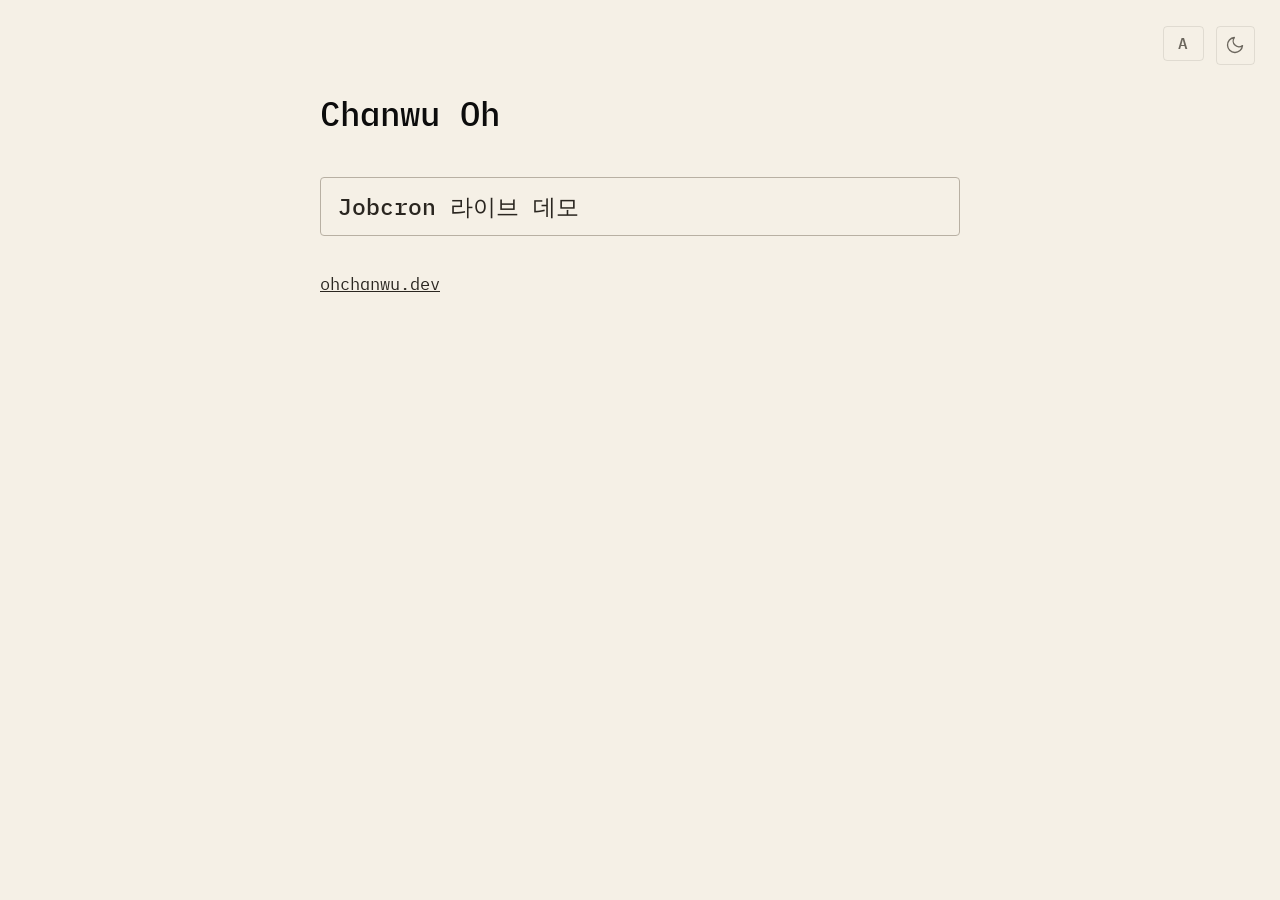
<file: static/prez/index.html>
<!doctype html>
<html lang="en">
  <head>
    <meta charset="UTF-8" />
    <meta name="viewport" content="width=device-width, initial-scale=1.0" />
    <meta name="robots" content="noindex" />
    <title data-i18n-en="Chanwu Oh — Presentation" data-i18n-ko="오찬우 - 발표 자료">
      Chanwu Oh — Presentation
    </title>
    <meta name="color-scheme" content="light dark" />

    <link rel="icon" type="image/svg+xml" href="../favicon.svg" />
    <link rel="icon" type="image/png" sizes="32x32" href="../favicon.png" />
    <link rel="icon" href="../favicon.ico" sizes="any" />

    <link rel="preconnect" href="https://fonts.googleapis.com" />
    <link rel="preconnect" href="https://fonts.gstatic.com" crossorigin />
    <link
      href="https://fonts.googleapis.com/css2?family=IBM+Plex+Mono:wght@300;400;500;600&display=swap"
      rel="stylesheet"
    />

    <script>
      (function () {
        const root = document.documentElement;

        try {
          const t = localStorage.getItem("theme");
          if (t === "light" || t === "dark") {
            root.setAttribute("data-theme", t);
          }
        } catch (e) {}

        let lang;
        try {
          const stored = localStorage.getItem("lang");
          if (stored === "en" || stored === "ko") {
            lang = stored;
          }
        } catch (e) {}
        if (!lang) {
          lang = (navigator.language || "").toLowerCase().startsWith("ko")
            ? "ko"
            : "en";
        }
        root.setAttribute("data-lang", lang);
        root.setAttribute("lang", lang);

        const title = document.querySelector("title");
        const titleKey = lang === "ko" ? "i18nKo" : "i18nEn";
        if (title && title.dataset[titleKey]) {
          title.textContent = title.dataset[titleKey];
        }
      })();
    </script>
    <link rel="stylesheet" href="../style.css" />
    <style>
      /* Large targets for a projector or a large screen: at 1280 px width the
         text is about 23 px and each link is at least 59 px high. */
      .prez-name {
        color: var(--fg-bright);
        font-size: 2rem;
        font-weight: 500;
        margin-bottom: 2rem;
      }

      .prez-list {
        display: grid;
        gap: 0.75rem;
      }

      .prez-list a {
        display: flex;
        align-items: center;
        min-height: 3.5rem;
        padding: 0.5rem 1rem;
        border: 1px solid var(--dim);
        border-radius: 4px;
        color: var(--fg);
        font-size: 1.35rem;
        font-weight: 500;
        line-height: 1.4;
        overflow-wrap: anywhere;
        word-break: keep-all;
      }

      .prez-list a:hover,
      .prez-list a:focus-visible {
        color: var(--accent);
        border-color: var(--accent);
      }

      .prez-list a:focus-visible,
      .prez-home:focus-visible {
        outline: 1px solid var(--accent);
        outline-offset: 2px;
      }

      .prez-home {
        display: inline-block;
        margin-top: 2rem;
        color: var(--fg);
        text-decoration: underline;
      }

      .prez-home:hover {
        color: var(--accent);
      }
    </style>
  </head>
  <body>
    <button
      id="lang-toggle"
      class="lang-toggle"
      type="button"
      aria-label="언어를 한국어로 변경"
    >
      <span class="glyph-en">A</span>
      <span class="glyph-ko">한</span>
    </button>
    <button
      id="theme-toggle"
      class="theme-toggle"
      type="button"
      aria-label="Switch to light mode"
    >
      <svg
        class="icon-sun"
        aria-hidden="true"
        viewBox="0 0 24 24"
        width="20"
        height="20"
        fill="none"
        stroke="currentColor"
        stroke-width="1.6"
        stroke-linecap="round"
        stroke-linejoin="round"
      >
        <circle cx="12" cy="12" r="4" />
        <path
          d="M12 2v2M12 20v2M4.93 4.93l1.41 1.41M17.66 17.66l1.41 1.41M2 12h2M20 12h2M4.93 19.07l1.41-1.41M17.66 6.34l1.41-1.41"
        />
      </svg>
      <svg
        class="icon-moon"
        aria-hidden="true"
        viewBox="0 0 24 24"
        width="20"
        height="20"
        fill="none"
        stroke="currentColor"
        stroke-width="1.6"
        stroke-linecap="round"
        stroke-linejoin="round"
      >
        <path d="M21 12.79A9 9 0 1 1 11.21 3 7 7 0 0 0 21 12.79z" />
      </svg>
    </button>
    <main>
      <h1 class="prez-name">
        <span lang="en">Chanwu Oh</span><span lang="ko">오찬우</span>
      </h1>

      <!-- To add a talk, copy one <li> and change its href and label, then
           add a folder with the talk page: static/prez/<name>/index.html.
           Link the folder relatively (<name>/); from the talk page, link
           other site files with ../../ in front of the file name. -->
      <ul class="prez-list">
        <li><a href="jobcron/">Jobcron 라이브 데모</a></li>
      </ul>

      <a class="prez-home" href="../">ohchanwu.dev</a>
    </main>

    <script src="../script.js"></script>
  </body>
</html>
</file>
<file: static/style.css>
:root {
  --bg: #0c0c0c;
  --fg: #e6e1d6;
  --fg-bright: #f5f0e6;
  --muted: #7a746b;
  --dim: #4a453f;
  --accent: #d4926a;
  --rule: rgba(230, 225, 214, 0.08);
  --selection-fg: #0c0c0c;
  --code-bg: rgba(230, 225, 214, 0.07);

  --mono:
    "IBM Plex Mono", ui-monospace, "JetBrains Mono", "SF Mono", "Menlo",
    monospace;

  --measure: 64ch;
  --ease: cubic-bezier(0.2, 0.8, 0.2, 1);
}

@media (prefers-color-scheme: light) {
  :root:not([data-theme]) {
    --bg: #f5f0e6;
    --fg: #2a2620;
    --fg-bright: #0c0c0c;
    --muted: #6b665d;
    --dim: #b8b0a3;
    --accent: #b56d3f;
    --rule: rgba(42, 38, 32, 0.10);
    --selection-fg: #f5f0e6;
    --code-bg: rgba(42, 38, 32, 0.06);
  }
}

:root[data-theme="light"] {
  --bg: #f5f0e6;
  --fg: #2a2620;
  --fg-bright: #0c0c0c;
  --muted: #6b665d;
  --dim: #b8b0a3;
  --accent: #b56d3f;
  --rule: rgba(42, 38, 32, 0.10);
  --selection-fg: #f5f0e6;
  --code-bg: rgba(42, 38, 32, 0.06);
}

:root[data-theme="dark"] {
  --bg: #0c0c0c;
  --fg: #e6e1d6;
  --fg-bright: #f5f0e6;
  --muted: #7a746b;
  --dim: #4a453f;
  --accent: #d4926a;
  --rule: rgba(230, 225, 214, 0.08);
  --selection-fg: #0c0c0c;
  --code-bg: rgba(230, 225, 214, 0.07);
}

:not(:root)[lang="ko"] {
  display: none;
}

:root[data-lang="ko"] [lang="ko"] {
  display: revert;
}

:root[data-lang="ko"] [lang="en"] {
  display: none;
}

*,
*::before,
*::after {
  box-sizing: border-box;
  margin: 0;
  padding: 0;
}

html {
  font-family: var(--mono);
  font-size: 15px;
  line-height: 1.7;
  color: var(--fg);
  background: var(--bg);
  -webkit-font-smoothing: antialiased;
  -moz-osx-font-smoothing: grayscale;
  font-feature-settings:
    "ss01",
    "ss02",
    "calt" 0;
}

@media (min-width: 768px) {
  html {
    font-size: 17px;
  }
}

body {
  min-height: 100vh;
  padding: 3rem 1.5rem 4rem;
}

@media (min-width: 768px) {
  body {
    padding: 5rem 3rem;
  }
}

main {
  max-width: var(--measure);
  width: 100%;
  margin: 0 auto;
}

a {
  color: inherit;
  text-decoration: none;
}

ul {
  list-style: none;
}

p {
  font-weight: 400;
}

::selection {
  background: var(--accent);
  color: var(--selection-fg);
}

/* ---------- Avatar ---------- */

.avatar-frame {
  width: 220px;
  height: 220px;
  border-radius: 14px;
  margin: 3rem auto 4.25rem;
  overflow: hidden;
}

.avatar {
  display: block;
  width: 100%;
  height: 100%;
  object-fit: cover;
  border-radius: 14px;
  border: 1px solid var(--rule);
  filter: grayscale(0.15) contrast(1.02);
}

@media (min-width: 768px) {
  .avatar-frame {
    margin-top: 0;
  }
}

/* Media is hidden only after JS enables the fade. No JS means normal rendering. */
.media-fade-enabled .content-media {
  opacity: 0;
  transition: opacity 360ms ease;
}

.media-fade-enabled .content-media.is-media-loaded,
.media-fade-enabled .content-media.is-media-error {
  opacity: 1;
}

.media-fade-enabled .media-frame {
  background: var(--code-bg);
}

/* ---------- Prompt header ---------- */

.prompt {
  margin-bottom: 4rem;
}

.cmd {
  font-weight: 500;
  margin-bottom: 0.75rem;
}

.cmd .user {
  color: var(--accent);
}
.cmd .host {
  color: var(--muted);
}
.cmd .dim {
  color: var(--dim);
}
.cmd .dollar {
  color: var(--muted);
  margin: 0 0.15ch;
}

.output .line {
  color: var(--fg);
  padding-left: 2.6ch;
  text-indent: -2.6ch;
  overflow-wrap: anywhere;
  word-break: break-word;
}

.output .line + .line {
  margin-top: 0.15rem;
}

.caret {
  color: var(--dim);
  margin-right: 0.6ch;
}

.name {
  color: var(--fg-bright);
  font-weight: 500;
}

.status-dot {
  color: var(--accent);
  font-size: 0.7em;
  vertical-align: 0.18em;
  animation: pulse 2.4s ease-in-out infinite;
  display: inline-block;
  margin-left: -0.4ch;
}

.status-text {
  color: var(--accent);
  font-weight: 500;
}

@keyframes pulse {
  0%,
  100% {
    opacity: 1;
  }
  50% {
    opacity: 0.35;
  }
}

/* ---------- Quick links ---------- */

.quick-links {
  display: flex;
  flex-wrap: wrap;
  gap: 0.8rem 1.15rem;
  margin-top: 1.5rem;
  padding-left: 2.6ch;
}

.icon-link {
  color: var(--accent);
  display: inline-flex;
  align-items: center;
  justify-content: center;
  gap: 0.45ch;
  min-height: 1.8rem;
  transition:
    color 250ms var(--ease),
    transform 250ms var(--ease);
}

:root[data-lang="ko"] .icon-link[lang="ko"] {
  display: inline-flex;
}

.icon-link:hover {
  color: var(--fg-bright);
  transform: translateY(-1px);
}

.icon-link:focus-visible {
  outline: 1px solid var(--accent);
  outline-offset: 4px;
}

.icon-link svg {
  display: block;
  width: 24px;
  height: 24px;
}

.icon-link-github svg {
  width: 30px;
  height: 30px;
}

.icon-label {
  color: var(--muted);
  font-size: 0.76rem;
  font-weight: 500;
  line-height: 1;
}

.icon-link:hover .icon-label {
  color: var(--fg-bright);
}

/* ---------- Sections ---------- */

.section {
  margin-bottom: 3rem;
}

.section-title {
  font-size: 1rem;
  font-weight: 500;
  color: var(--muted);
  display: flex;
  align-items: center;
  gap: 1ch;
  margin-bottom: 1.25rem;
  letter-spacing: 0.01em;
}

.section-title-with-note {
  flex-wrap: wrap;
}

.section-title .rule {
  flex: 1;
  height: 1px;
  background: var(--rule);
  display: block;
}

.section-note {
  color: var(--muted);
  font-size: 0.92rem;
  font-weight: 400;
  letter-spacing: 0;
  line-height: 1.5;
  margin-left: auto;
  white-space: nowrap;
}

.section-note a {
  color: var(--accent);
  font-weight: 600;
  text-decoration: underline;
  text-decoration-thickness: 1px;
  text-underline-offset: 0.18em;
}

.section-note a:hover {
  color: var(--fg-bright);
}

@media (max-width: 560px) {
  .section-title-with-note .rule {
    flex-basis: 100%;
    order: 3;
  }

  .section-note {
    flex-basis: 100%;
    margin-left: 0;
    order: 2;
    white-space: normal;
  }
}

/* ---------- Bio ---------- */

.bio {
  display: grid;
  gap: 0.85rem;
  max-width: 64ch;
}

.bio p {
  color: var(--fg);
  line-height: 1.65;
  padding-left: 2.6ch;
  text-indent: -2.6ch;
  overflow-wrap: anywhere;
  word-break: break-word;
}

/* ---------- Lists ---------- */

.list {
  display: grid;
  gap: 1.25rem;
}

.list.compact {
  gap: 0.4rem;
}

.item {
  display: grid;
  grid-template-columns: 10ch 1fr;
  gap: 1.5ch;
  align-items: baseline;
}

.key {
  color: var(--muted);
  font-size: 0.875rem;
}

.entry-title {
  color: var(--fg);
  font-weight: 400;
  position: relative;
  display: inline-block;
  max-width: 100%;
  overflow-wrap: anywhere;
  word-break: break-word;
}

.entry-title::after {
  content: "";
  position: absolute;
  left: 0;
  right: 100%;
  bottom: -2px;
  height: 1px;
  background: var(--fg);
  transition: right 350ms var(--ease);
}

.entry-title:hover {
  color: var(--fg-bright);
}

.entry-title:hover::after {
  right: 0;
}

.entry-link {
  color: var(--dim);
  font-size: 0.875rem;
  white-space: nowrap;
}

.entry-link a {
  color: var(--muted);
  position: relative;
  display: inline-block;
  margin-left: 1ch;
  transition: color 250ms var(--ease);
}

.entry-link a::after {
  content: "";
  position: absolute;
  left: 0;
  right: 100%;
  bottom: -2px;
  height: 1px;
  background: currentColor;
  transition: right 350ms var(--ease);
}

.entry-link a:hover,
.entry-link a:focus-visible {
  color: var(--accent);
}

.entry-link a:hover::after,
.entry-link a:focus-visible::after {
  right: 0;
}

.entry-link a:focus-visible {
  outline: 1px solid var(--accent);
  outline-offset: 2px;
}

.entry-desc {
  color: var(--muted);
  font-size: 0.875rem;
  margin-top: 0.15rem;
  line-height: 1.6;
  overflow-wrap: anywhere;
  word-break: break-word;
}

.entry-desc strong {
  color: var(--fg);
  font-weight: 500;
}

.entry-desc .entry-label {
  color: var(--fg);
  font-weight: 600;
}

.entry-block-title {
  color: var(--fg);
  font-size: 0.875rem;
  font-weight: 500;
  line-height: 1.5;
  margin-top: 0.9rem;
  overflow-wrap: anywhere;
  word-break: break-word;
}

.entry-desc a,
.entry-block-title a {
  color: var(--accent);
  text-decoration: underline;
  text-decoration-thickness: 1px;
  text-underline-offset: 0.18em;
}

.entry-desc a:hover,
.entry-block-title a:hover {
  color: var(--fg-bright);
}

.entry {
  min-width: 0;
}

.entry-desc code {
  background: var(--code-bg);
  color: var(--fg);
  padding: 0.05em 0.45ch;
  border-radius: 2px;
  font-size: 0.95em;
}

.arrow {
  color: var(--dim);
  margin-right: 0.4ch;
  display: inline-block;
  transition:
    transform 300ms var(--ease),
    color 300ms var(--ease);
}

@media (max-width: 560px) {
  .item {
    grid-template-columns: 1fr;
    gap: 0.2rem;
  }
}

.entry-title:hover .arrow {
  color: var(--accent);
  transform: translateX(2px);
}

/* ---------- Footer ---------- */

footer {
  margin-top: 4rem;
  padding-top: 1.5rem;
  border-top: 1px solid var(--rule);
}

.exit {
  font-weight: 500;
  display: flex;
  align-items: center;
  gap: 0.6ch;
  margin-bottom: 0.75rem;
}

.exit .dim {
  color: var(--dim);
}
.exit .dollar {
  color: var(--muted);
}

.cursor {
  display: inline-block;
  width: 0.6ch;
  height: 1em;
  background: var(--accent);
  vertical-align: text-bottom;
  animation: blink 1.05s steps(2, jump-none) infinite;
}

@keyframes blink {
  0%,
  50% {
    opacity: 1;
  }
  50.01%,
  100% {
    opacity: 0;
  }
}

/* ---------- Entrance ---------- */

.avatar-frame,
.prompt,
.section,
footer {
  opacity: 0;
  transform: translateY(0.35rem);
  animation: rise 700ms var(--ease) forwards;
}

.avatar-frame {
  animation-delay: 0ms;
}
.prompt {
  animation-delay: 140ms;
}
.section:nth-of-type(1) {
  animation-delay: 300ms;
}
.section:nth-of-type(2) {
  animation-delay: 400ms;
}
.section:nth-of-type(3) {
  animation-delay: 500ms;
}
.section:nth-of-type(4) {
  animation-delay: 600ms;
}
footer {
  animation-delay: 720ms;
}

@keyframes rise {
  to {
    opacity: 1;
    transform: none;
  }
}

@media (prefers-reduced-motion: reduce) {
  .avatar-frame,
  .prompt,
  .section,
  footer {
    opacity: 1;
    transform: none;
    animation: none;
  }
  .cursor,
  .status-dot {
    animation: none;
  }
  :root.theme-transition,
  :root.theme-transition * {
    transition: none !important;
  }
  .entry-title::after,
  .entry-link a,
  .entry-link a::after {
    transition: none;
  }
  .media-fade-enabled .content-media {
    transition: none;
  }
}

/* ---------- Theme toggle ---------- */

.theme-toggle {
  position: fixed;
  top: 1rem;
  right: 1rem;
  z-index: 10;
  background: transparent;
  border: 1px solid var(--rule);
  border-radius: 4px;
  padding: 0.5rem;
  color: var(--muted);
  cursor: pointer;
  display: inline-flex;
  align-items: center;
  justify-content: center;
  font-family: inherit;
  transition:
    color 250ms var(--ease),
    border-color 250ms var(--ease),
    transform 250ms var(--ease);
}

@media (min-width: 768px) {
  .theme-toggle {
    top: 1.5rem;
    right: 1.5rem;
  }
}

.theme-toggle:hover {
  color: var(--accent);
  border-color: var(--accent);
  transform: translateY(-1px);
}

.theme-toggle:focus-visible {
  outline: 1px solid var(--accent);
  outline-offset: 2px;
}

.theme-toggle svg {
  display: block;
}

/* Default (no explicit theme, OS dark or unknown): show sun = "switch to light" */
.theme-toggle .icon-moon { display: none; }
.theme-toggle .icon-sun { display: block; }

/* OS prefers light, no explicit choice: show moon = "switch to dark" */
@media (prefers-color-scheme: light) {
  :root:not([data-theme]) .theme-toggle .icon-sun { display: none; }
  :root:not([data-theme]) .theme-toggle .icon-moon { display: block; }
}

/* Explicit light: show moon */
:root[data-theme="light"] .theme-toggle .icon-sun { display: none; }
:root[data-theme="light"] .theme-toggle .icon-moon { display: block; }

/* Explicit dark: show sun (covers OS=light + user picked dark) */
:root[data-theme="dark"] .theme-toggle .icon-sun { display: block; }
:root[data-theme="dark"] .theme-toggle .icon-moon { display: none; }

/* ---------- Theme switch transition (added on click, removed 250ms later) ---------- */

.theme-transition,
.theme-transition * {
  transition:
    background-color 200ms var(--ease),
    color 200ms var(--ease),
    border-color 200ms var(--ease) !important;
}

/* ---------- Language toggle ---------- */

.lang-toggle {
  position: fixed;
  top: 1rem;
  right: 4rem;
  z-index: 10;
  background: transparent;
  border: 1px solid var(--rule);
  border-radius: 4px;
  padding: 0.5rem;
  min-width: 2.4rem;
  color: var(--muted);
  cursor: pointer;
  font-family: inherit;
  font-size: 0.95rem;
  font-weight: 500;
  line-height: 1;
  display: inline-flex;
  align-items: center;
  justify-content: center;
  transition:
    color 250ms var(--ease),
    border-color 250ms var(--ease),
    transform 250ms var(--ease);
}

@media (min-width: 768px) {
  .lang-toggle {
    top: 1.5rem;
    right: 4.5rem;
  }
}

.lang-toggle:hover {
  color: var(--accent);
  border-color: var(--accent);
  transform: translateY(-1px);
}

.lang-toggle:focus-visible {
  outline: 1px solid var(--accent);
  outline-offset: 2px;
}

.lang-toggle .glyph-ko { display: none; }
.lang-toggle .glyph-en { display: inline; }

:root[data-lang="ko"] .lang-toggle .glyph-en { display: none; }
:root[data-lang="ko"] .lang-toggle .glyph-ko { display: inline; }
</file>
